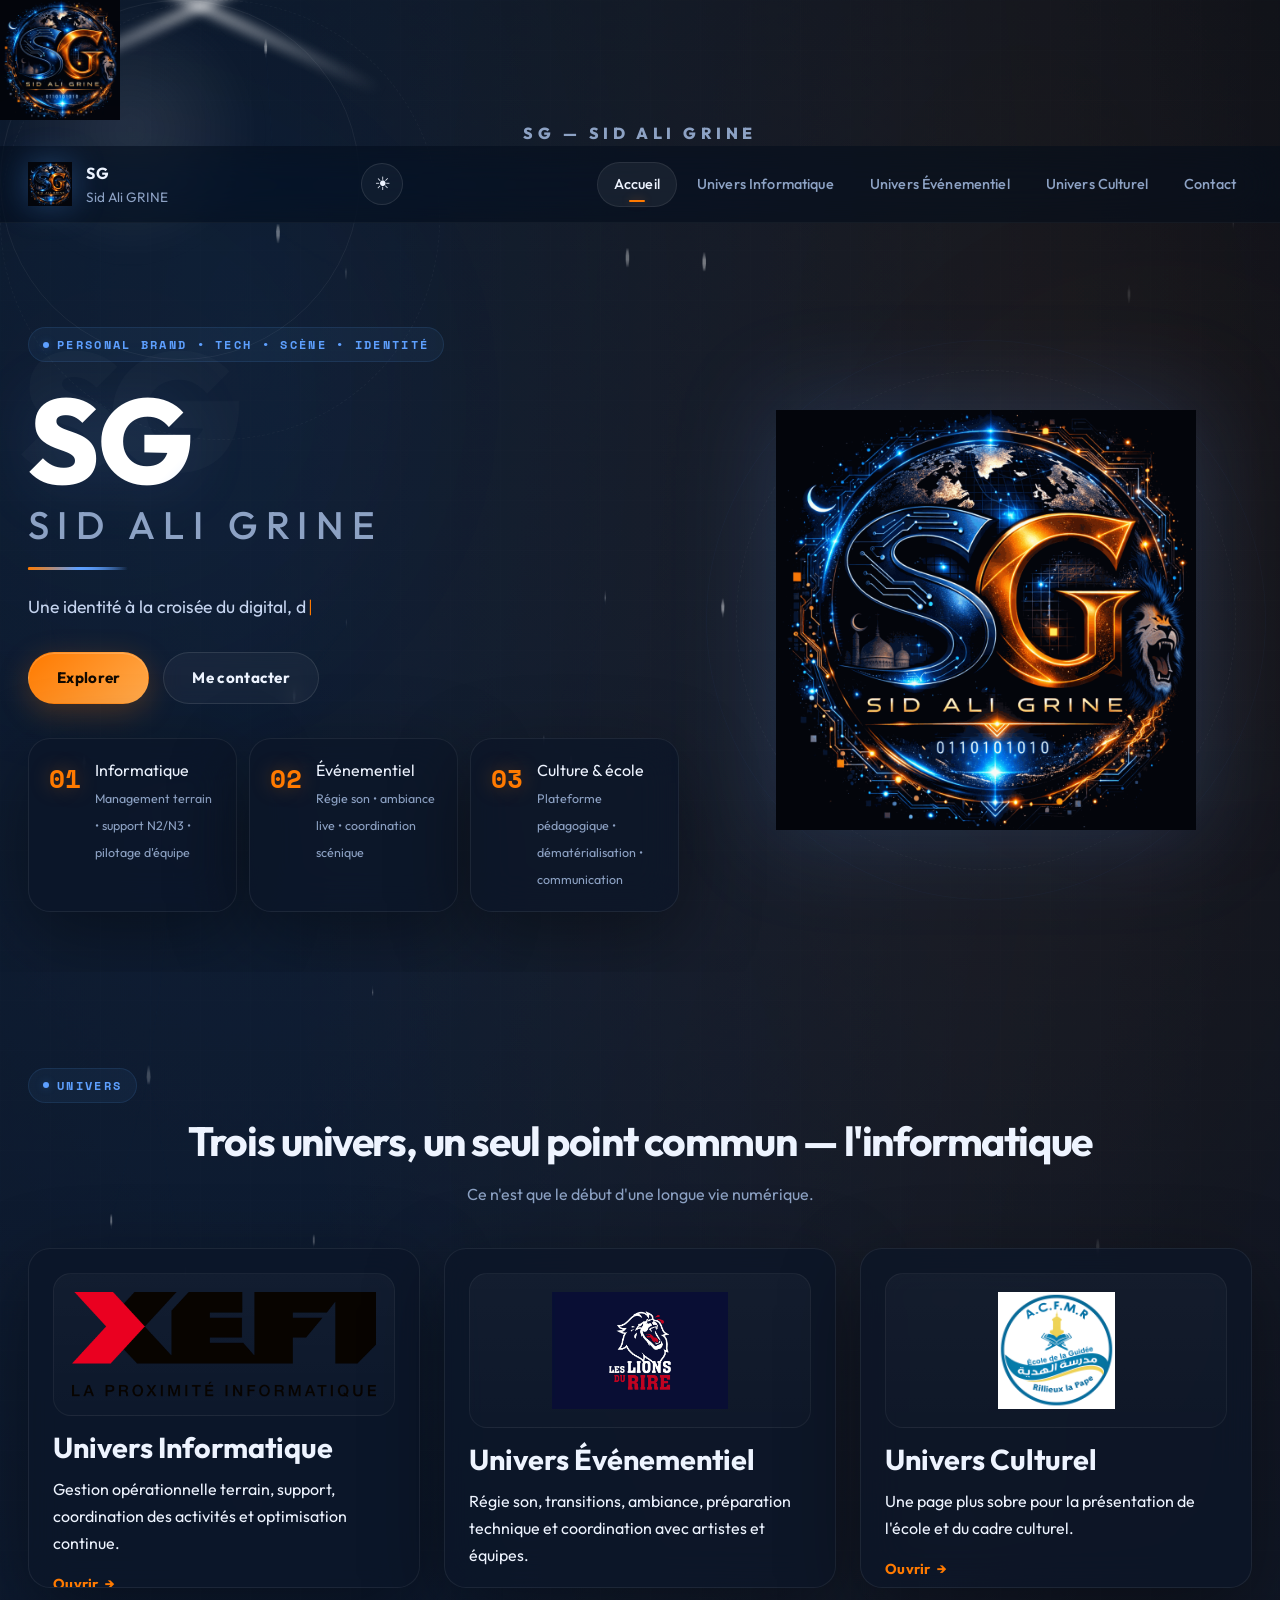
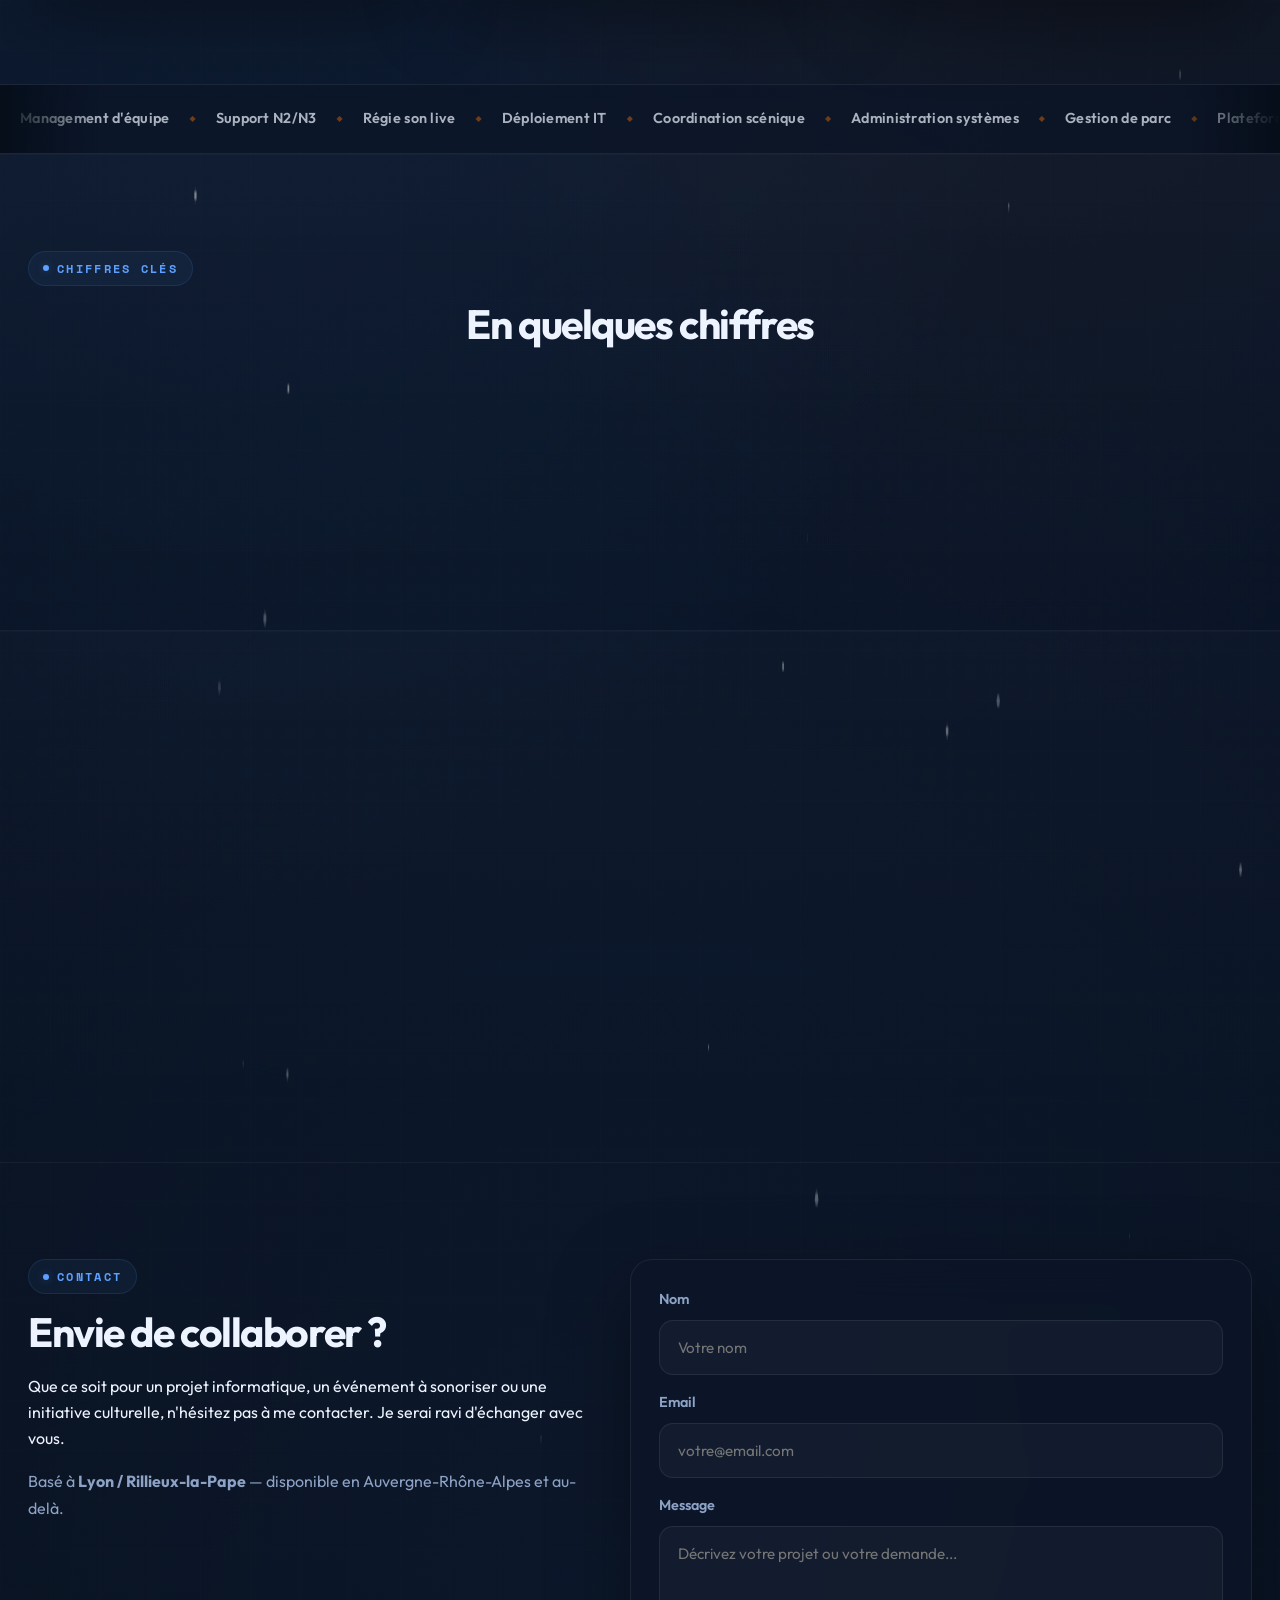
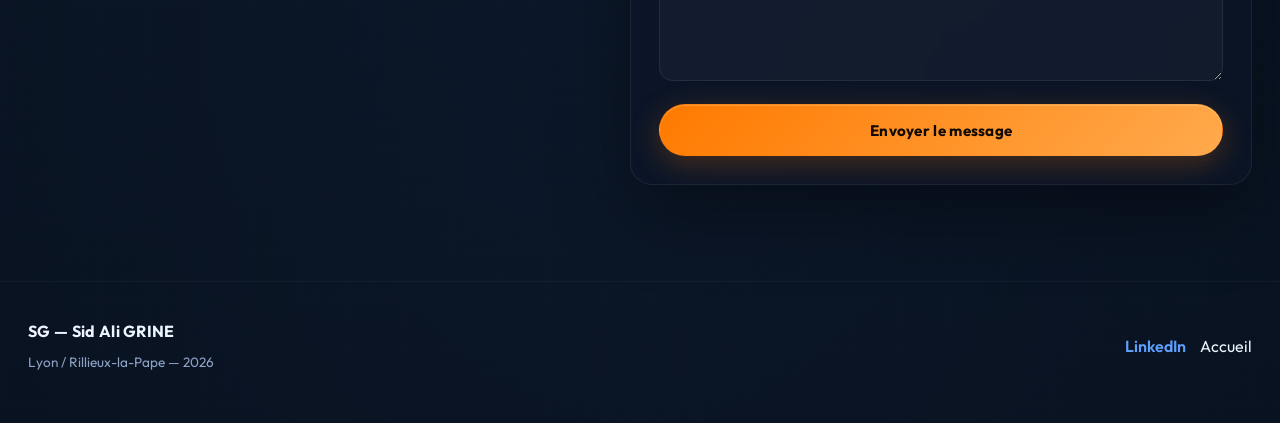
<file: index.html>
<!DOCTYPE html>
<html lang="fr">
<head>
  <meta charset="utf-8"/>
  <meta content="width=device-width, initial-scale=1.0" name="viewport"/>
  <title>SG — Sid Ali GRINE</title>
  <meta content="Identité digitale à la croisée du tech, de la scène et de la création. Portfolio de Sid Ali GRINE." name="description"/>
  <meta content="SG, Sid Ali Grine, informatique, événementiel, culture, portfolio" name="keywords"/>
  <meta content="#060e1a" name="theme-color"/>

  <!-- Favicon -->
  <link rel="icon" type="image/x-icon" href="favicon.ico"/>
  <link rel="apple-touch-icon" sizes="180x180" href="apple-touch-icon.png"/>

  <!-- Open Graph (Facebook, LinkedIn, etc.) -->
  <meta property="og:type" content="website"/>
  <meta property="og:title" content="SG — Sid Ali GRINE"/>
  <meta property="og:description" content="Team Leader IT chez XEFI, régisseur son événementiel et secrétaire de l'école AL-HIDAYA. Trois univers, une seule passion : l'informatique."/>
  <meta property="og:image" content="og-image.png"/>
  <meta property="og:locale" content="fr_FR"/>

  <!-- Twitter Card -->
  <meta name="twitter:card" content="summary_large_image"/>
  <meta name="twitter:title" content="SG — Sid Ali GRINE"/>
  <meta name="twitter:description" content="Team Leader IT, régisseur son événementiel et acteur du numérique éducatif."/>
  <meta name="twitter:image" content="og-image.png"/>

  <link href="https://fonts.googleapis.com" rel="preconnect"/>
  <link crossorigin="" href="https://fonts.gstatic.com" rel="preconnect"/>
  <link href="https://fonts.googleapis.com/css2?family=Outfit:wght@300;400;500;600;700;800;900&family=Space+Mono:wght@400;700&display=swap" rel="stylesheet"/>
  <link href="styles.css" rel="stylesheet"/>
</head>

<body class="page-transition">
  <!-- Curseur custom -->
  <div class="cursor-glow" id="cursor-glow"></div>

  <!-- Intro cinématique -->
    <div class="intro-grid-lines"></div>
    <div class="intro-beam intro-beam-a"></div>
    <div class="intro-beam intro-beam-b"></div>
    <div class="intro-core"></div>
    <div class="intro-ring intro-ring-a"></div>
    <div class="intro-ring intro-ring-b"></div>
    <img alt="SG logo" class="intro-logo" src="logo.png"/>
    <div class="intro-title">SG — SID ALI GRINE</div>
  </div>

  <!-- Effets d'ambiance -->
  <canvas aria-hidden="true" id="particles"></canvas>
  <div aria-hidden="true" class="screen-noise"></div>
  <div aria-hidden="true" class="halo halo-left parallax-medium" data-parallax-speed="0.08"></div>
  <div aria-hidden="true" class="halo halo-right parallax-medium" data-parallax-speed="0.12"></div>
  <div aria-hidden="true" class="page-flash"></div>

  <!-- Transition fusion -->
  <div aria-hidden="true" class="fusion-transition" id="fusion-transition">
    <div class="fusion-stage">
      <div class="fusion-glow"></div>
      <img alt="" class="fusion-logo fusion-logo-sg" src="logo.png"/>
      <img alt="" class="fusion-logo fusion-logo-target" id="fusion-target-logo" src="logo.png"/>
      <div class="fusion-line fusion-line-a"></div>
      <div class="fusion-line fusion-line-b"></div>
    </div>
  </div>

  <!-- Header -->
  <header class="site-header">
    <div class="container nav">
      <a class="brand nav-link-transition" data-target-logo="logo.png" href="index.html">
        <img alt="Logo SG" src="logo.png"/>
        <div>
          <strong>SG</strong>
          <span>Sid Ali GRINE</span>
        </div>
      </a>

      <div style="display:flex;align-items:center;gap:8px">
        <button aria-label="Changer le thème" class="theme-toggle" id="theme-toggle" type="button">☀️</button>
        <button aria-controls="main-navigation" aria-expanded="false" aria-label="Ouvrir le menu" class="menu-toggle" type="button">☰</button>
      </div>

      <nav aria-label="Navigation principale" class="nav-links" id="main-navigation">
        <a class="nav-link-transition is-active" data-target-logo="logo.png" href="index.html">Accueil</a>
        <a class="nav-link-transition" data-target-logo="xefi.png" href="informatique.html">Univers Informatique</a>
        <a class="nav-link-transition" data-target-logo="lions.png" href="humour.html">Univers Événementiel</a>
        <a class="nav-link-transition" data-target-logo="ecole_mosquee.png" href="mosquee.html">Univers Culturel</a>
        <a href="#contact">Contact</a>
      </nav>
    </div>
  </header>

  <!-- Main -->
  <main id="main-content">

    <!-- Hero -->
    <section class="hero hero-cinematic">
      <div class="container hero-grid">
        <div class="hero-copy reveal hero-entrance">
          <p class="eyebrow hero-badge">PERSONAL BRAND • TECH • SCÈNE • IDENTITÉ</p>
          <div class="hero-watermark parallax-slow" data-parallax-speed="0.15">SG</div>

          <h1 class="hero-title-v7">
            <span class="title-sg">SG</span>
            <span class="title-name">SID ALI GRINE</span>
          </h1>

          <div class="hero-line"></div>

          <p class="lead hero-lead-v7">
            <span id="typewriter"></span><span class="typewriter-cursor">|</span>
          </p>

          <div class="hero-actions">
            <a class="btn btn-primary" href="#univers">Explorer</a>
            <a class="btn btn-secondary" href="#contact">Me contacter</a>
          </div>

          <div class="hero-metrics hero-metrics-v7">
            <a class="metric-card nav-link-transition metric-ripple" data-target-logo="xefi.png" href="informatique.html">
              <strong>01</strong>
              <span>Informatique<br/><small>Management terrain • support N2/N3 • pilotage d'équipe</small></span>
            </a>

            <a class="metric-card nav-link-transition metric-ripple" data-target-logo="lions.png" href="humour.html">
              <strong>02</strong>
              <span>Événementiel<br/><small>Régie son • ambiance live • coordination scénique</small></span>
            </a>

            <a class="metric-card nav-link-transition metric-ripple" data-target-logo="ecole_mosquee.png" href="mosquee.html">
              <strong>03</strong>
              <span>Culture &amp; école<br/><small>Plateforme pédagogique • dématérialisation • communication</small></span>
            </a>
          </div>
        </div>

        <div class="hero-visual reveal hero-entrance-delay">
          <div class="hero-core-glow"></div>
          <div class="ring ring-1"></div>
          <div class="ring ring-2"></div>
          <div class="ring ring-3"></div>
          <div class="ring ring-4"></div>
          <img alt="SG Logo" class="hero-logo" src="logo.png"/>
        </div>
      </div>
    </section>

    <!-- Univers -->
    <section class="section" id="univers">
      <div class="container">
        <p class="section-tag center">Univers</p>
        <h2 class="center">Trois univers, un seul point commun — <strong>l'informatique</strong></h2>
        <p class="section-sub center">
          Ce n'est que le début d'une longue vie numérique.
        </p>

        <div class="cards-grid">
          <a class="flip-card tilt-card auto-flip holo-card nav-link-transition flip-delay" data-target-logo="xefi.png" href="informatique.html">
            <div class="flip-card-inner">
              <div class="flip-card-front">
                <div class="card-visual">
                  <img alt="XEFI" src="xefi.png"/>
                </div>
                <h3>Univers Informatique</h3>
                <p>Gestion opérationnelle terrain, support, coordination des activités et optimisation continue.</p>
                <span class="card-cta">Ouvrir</span>
              </div>
              <div class="flip-card-back">
                <div class="stat-card">
                  <h3>2021</h3>
                  <p>Entrée chez XEFI sur le projet AURA pour la maintenance et le déploiement IT en établissements scolaires.</p>
                  <span class="card-cta">Voir plus</span>
                </div>
              </div>
            </div>
          </a>

          <a class="flip-card tilt-card auto-flip delay-1 holo-card nav-link-transition flip-delay" data-target-logo="lions.png" href="humour.html">
            <div class="flip-card-inner">
              <div class="flip-card-front">
                <div class="card-visual">
                  <img alt="Les Lions du Rire" src="lions.png"/>
                </div>
                <h3>Univers Événementiel</h3>
                <p>Régie son, transitions, ambiance, préparation technique et coordination avec artistes et équipes.</p>
                <span class="card-cta">Ouvrir</span>
              </div>
              <div class="flip-card-back">
                <div class="stat-card">
                  <h3>+10 ans</h3>
                  <p>Implication dans l'univers événementiel, avec une place construite sur la durée dans la régie son et l'ambiance scénique.</p>
                  <span class="card-cta">Voir plus</span>
                </div>
              </div>
            </div>
          </a>

          <a class="flip-card tilt-card auto-flip delay-2 holo-card nav-link-transition flip-delay" data-target-logo="ecole_mosquee.png" href="mosquee.html">
            <div class="flip-card-inner">
              <div class="flip-card-front">
                <div class="card-visual">
                  <img alt="École de la mosquée" src="ecole_mosquee.png"/>
                </div>
                <h3>Univers Culturel</h3>
                <p>Une page plus sobre pour la présentation de l'école et du cadre culturel.</p>
                <span class="card-cta">Ouvrir</span>
              </div>
              <div class="flip-card-back">
                <div class="stat-card">
                  <h3>1 plateforme</h3>
                  <p>Projet concret de numérisation scolaire avec portail enseignants, suivi d'appel et communication parents.</p>
                  <span class="card-cta">Voir plus</span>
                </div>
              </div>
            </div>
          </a>
        </div>
      </div>
    </section>

    <!-- Ticker compétences -->
    <div class="ticker-strip" aria-hidden="true">
      <div class="ticker-track">
        <span class="ticker-item">Management d'équipe</span>
        <span class="ticker-dot">◆</span>
        <span class="ticker-item">Support N2/N3</span>
        <span class="ticker-dot">◆</span>
        <span class="ticker-item">Régie son live</span>
        <span class="ticker-dot">◆</span>
        <span class="ticker-item">Déploiement IT</span>
        <span class="ticker-dot">◆</span>
        <span class="ticker-item">Coordination scénique</span>
        <span class="ticker-dot">◆</span>
        <span class="ticker-item">Administration systèmes</span>
        <span class="ticker-dot">◆</span>
        <span class="ticker-item">Gestion de parc</span>
        <span class="ticker-dot">◆</span>
        <span class="ticker-item">Plateforme Nextcloud</span>
        <span class="ticker-dot">◆</span>
        <span class="ticker-item">Relation client</span>
        <span class="ticker-dot">◆</span>
        <span class="ticker-item">Transitions musicales</span>
        <span class="ticker-dot">◆</span>
        <span class="ticker-item">Pilotage opérationnel</span>
        <span class="ticker-dot">◆</span>
        <span class="ticker-item">Dématérialisation</span>
        <span class="ticker-dot">◆</span>
        <!-- Duplicate for seamless loop -->
        <span class="ticker-item">Management d'équipe</span>
        <span class="ticker-dot">◆</span>
        <span class="ticker-item">Support N2/N3</span>
        <span class="ticker-dot">◆</span>
        <span class="ticker-item">Régie son live</span>
        <span class="ticker-dot">◆</span>
        <span class="ticker-item">Déploiement IT</span>
        <span class="ticker-dot">◆</span>
        <span class="ticker-item">Coordination scénique</span>
        <span class="ticker-dot">◆</span>
        <span class="ticker-item">Administration systèmes</span>
        <span class="ticker-dot">◆</span>
        <span class="ticker-item">Gestion de parc</span>
        <span class="ticker-dot">◆</span>
        <span class="ticker-item">Plateforme Nextcloud</span>
        <span class="ticker-dot">◆</span>
        <span class="ticker-item">Relation client</span>
        <span class="ticker-dot">◆</span>
        <span class="ticker-item">Transitions musicales</span>
        <span class="ticker-dot">◆</span>
        <span class="ticker-item">Pilotage opérationnel</span>
        <span class="ticker-dot">◆</span>
        <span class="ticker-item">Dématérialisation</span>
        <span class="ticker-dot">◆</span>
      </div>
    </div>

    <!-- Chiffres clés -->
    <section class="section section-alt" id="chiffres">
      <div class="container">
        <p class="section-tag center">Chiffres clés</p>
        <h2 class="center">En quelques chiffres</h2>

        <div class="counters-strip reveal">
          <div class="counter-item">
            <span class="counter-value" data-target="4" data-suffix="+">0+</span>
            <span class="counter-label">Années chez XEFI</span>
          </div>
          <div class="counter-item">
            <span class="counter-value" data-target="4" data-suffix="">0</span>
            <span class="counter-label">Techniciens supervisés</span>
          </div>
          <div class="counter-item">
            <span class="counter-value" data-target="10" data-suffix="+">0+</span>
            <span class="counter-label">Ans de régie son</span>
          </div>
          <div class="counter-item">
            <span class="counter-value" data-target="1" data-suffix="">0</span>
            <span class="counter-label">Plateforme éducative déployée</span>
          </div>
        </div>
      </div>
    </section>

    <!-- Parcours -->
    <section class="section section-alt" id="parcours">
      <div class="container two-col">
        <div class="glass reveal">
          <p class="section-tag">Parcours</p>
          <h2>Du terrain à la coordination.</h2>
          <p>
            Passionné d'informatique depuis toujours, j'ai transformé cette passion en métier.
            Aujourd'hui Team Leader chez XEFI, régisseur son pour Les Lions du Rire
            et secrétaire de l'école AL-HIDAYA, je conjugue technique, organisation
            et engagement au quotidien.
          </p>
        </div>

        <div class="stack reveal">
          <div class="stack-card">
            <strong>2021</strong>
            <span>Intégration chez XEFI — technicien conseil sur le projet AURA</span>
          </div>
          <div class="stack-card orange">
            <strong>2024</strong>
            <span>Évolution Team Leader — pilotage d'une équipe de 4 techniciens</span>
          </div>
          <div class="stack-card">
            <strong>+10 ans</strong>
            <span>Régisseur son officiel — Les Lions du Rire, VilleurVanne et autres festivals</span>
          </div>
        </div>
      </div>
    </section>

    <!-- Contact -->
    <section class="section" id="contact">
      <div class="container contact-grid">
        <div class="reveal">
          <p class="section-tag">Contact</p>
          <h2>Envie de collaborer ?</h2>
          <p>
            Que ce soit pour un projet informatique, un événement à sonoriser
            ou une initiative culturelle, n'hésitez pas à me contacter.
            Je serai ravi d'échanger avec vous.
          </p>
          <p class="section-sub">
            Basé à <strong>Lyon / Rillieux-la-Pape</strong> — disponible en Auvergne-Rhône-Alpes et au-delà.
          </p>
        </div>

        <!-- Formspree : remplace YOUR_FORM_ID par ton ID Formspree (gratuit sur formspree.io) -->
        <form class="contact-form reveal" action="https://formspree.io/f/YOUR_FORM_ID" method="POST" id="contact-form">
          <label>
            <span>Nom</span>
            <input name="name" placeholder="Votre nom" required type="text"/>
          </label>
          <label>
            <span>Email</span>
            <input name="email" placeholder="votre@email.com" required type="email"/>
          </label>
          <label>
            <span>Message</span>
            <textarea name="message" placeholder="Décrivez votre projet ou votre demande..." required rows="5"></textarea>
          </label>
          <button class="btn btn-primary" type="submit">Envoyer le message</button>
          <p class="form-hint" id="contact-notice" hidden></p>
        </form>
      </div>
    </section>
  </main>

  <!-- Retour en haut -->
  <button aria-label="Retour en haut" class="back-to-top" id="back-to-top" type="button">↑</button>

  <!-- Footer -->
  <footer class="site-footer">
    <div class="container footer-inner">
      <div>
        <strong>SG — Sid Ali GRINE</strong>
        <p>Lyon / Rillieux-la-Pape — <span id="current-year"></span></p>
      </div>
      <div class="footer-links">
        <!-- Remplace # par ton URL LinkedIn -->
        <a href="#" target="_blank" rel="noopener noreferrer" style="color:var(--accent-2);font-weight:600">LinkedIn</a>
        <a class="nav-link-transition" data-target-logo="logo.png" href="index.html">Accueil</a>
      </div>
    </div>
  </footer>

  <script src="script.js"></script>
</body>
</html>
</file>
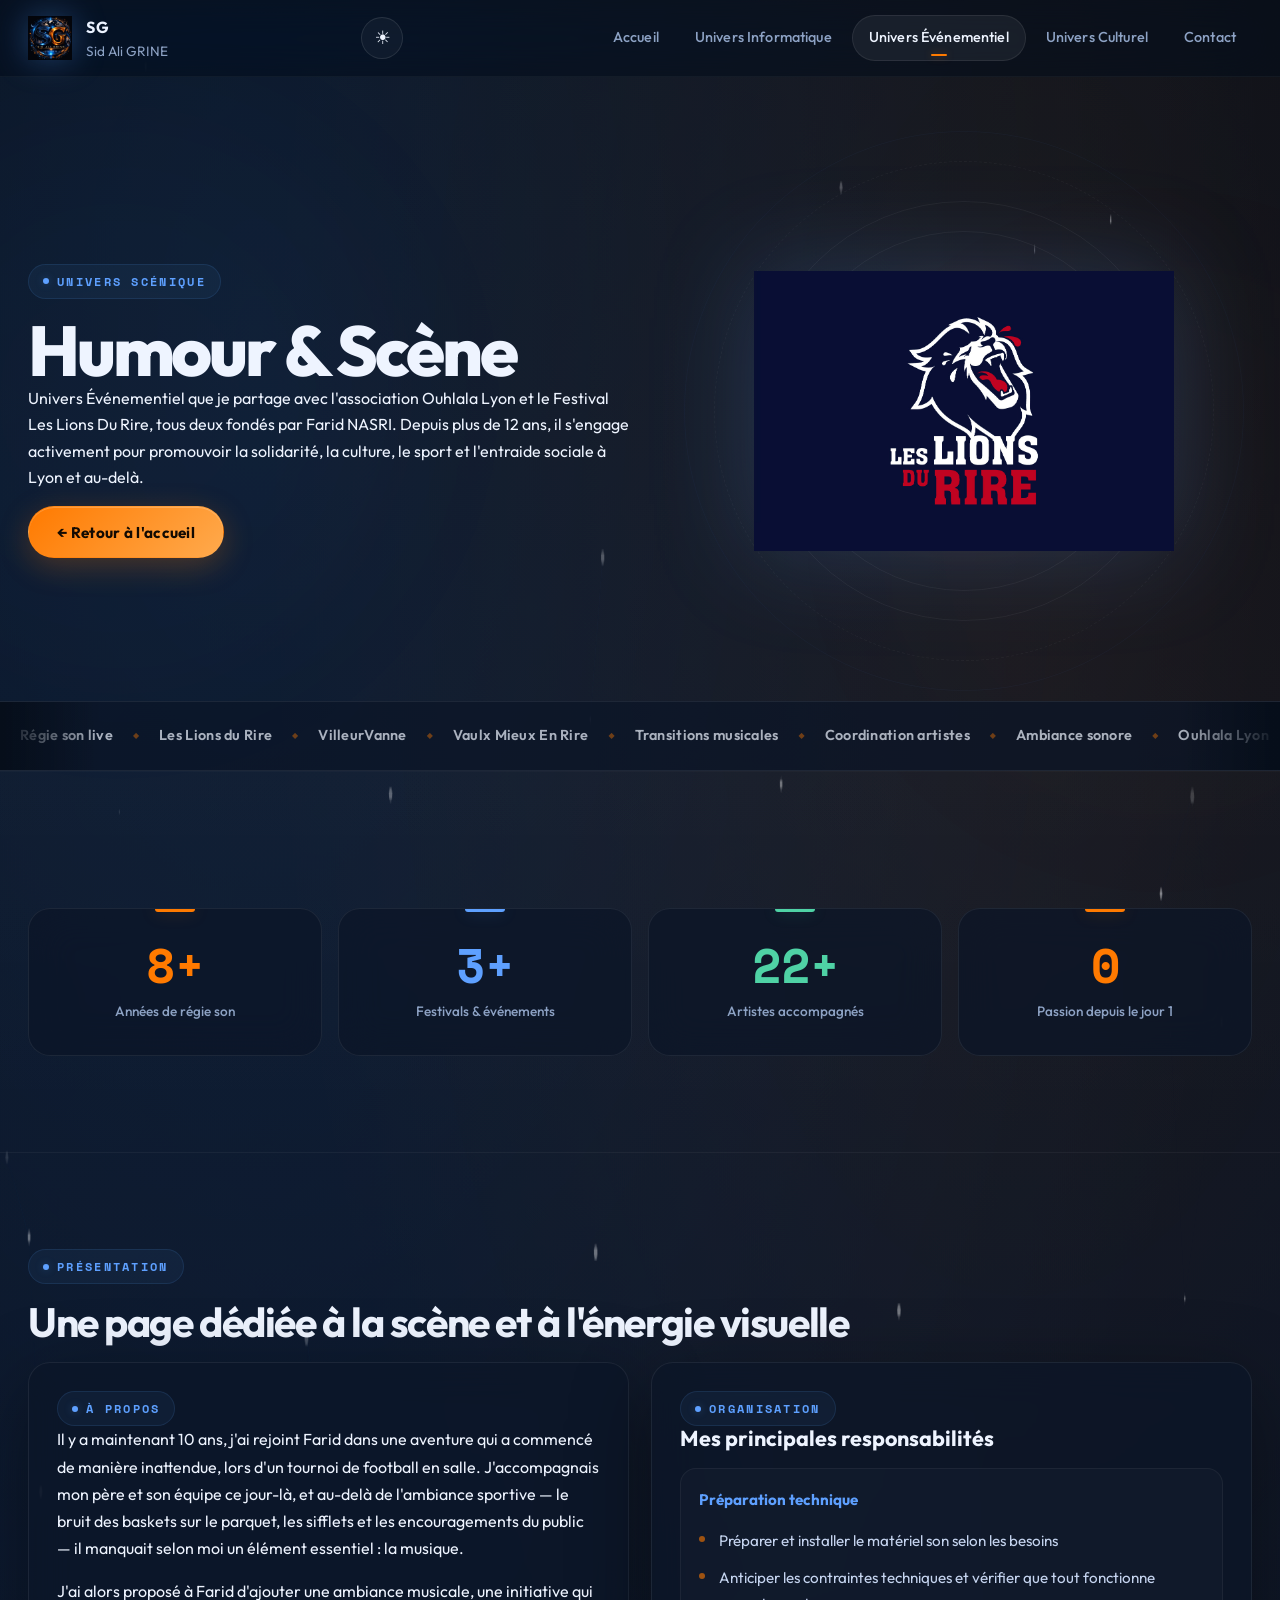
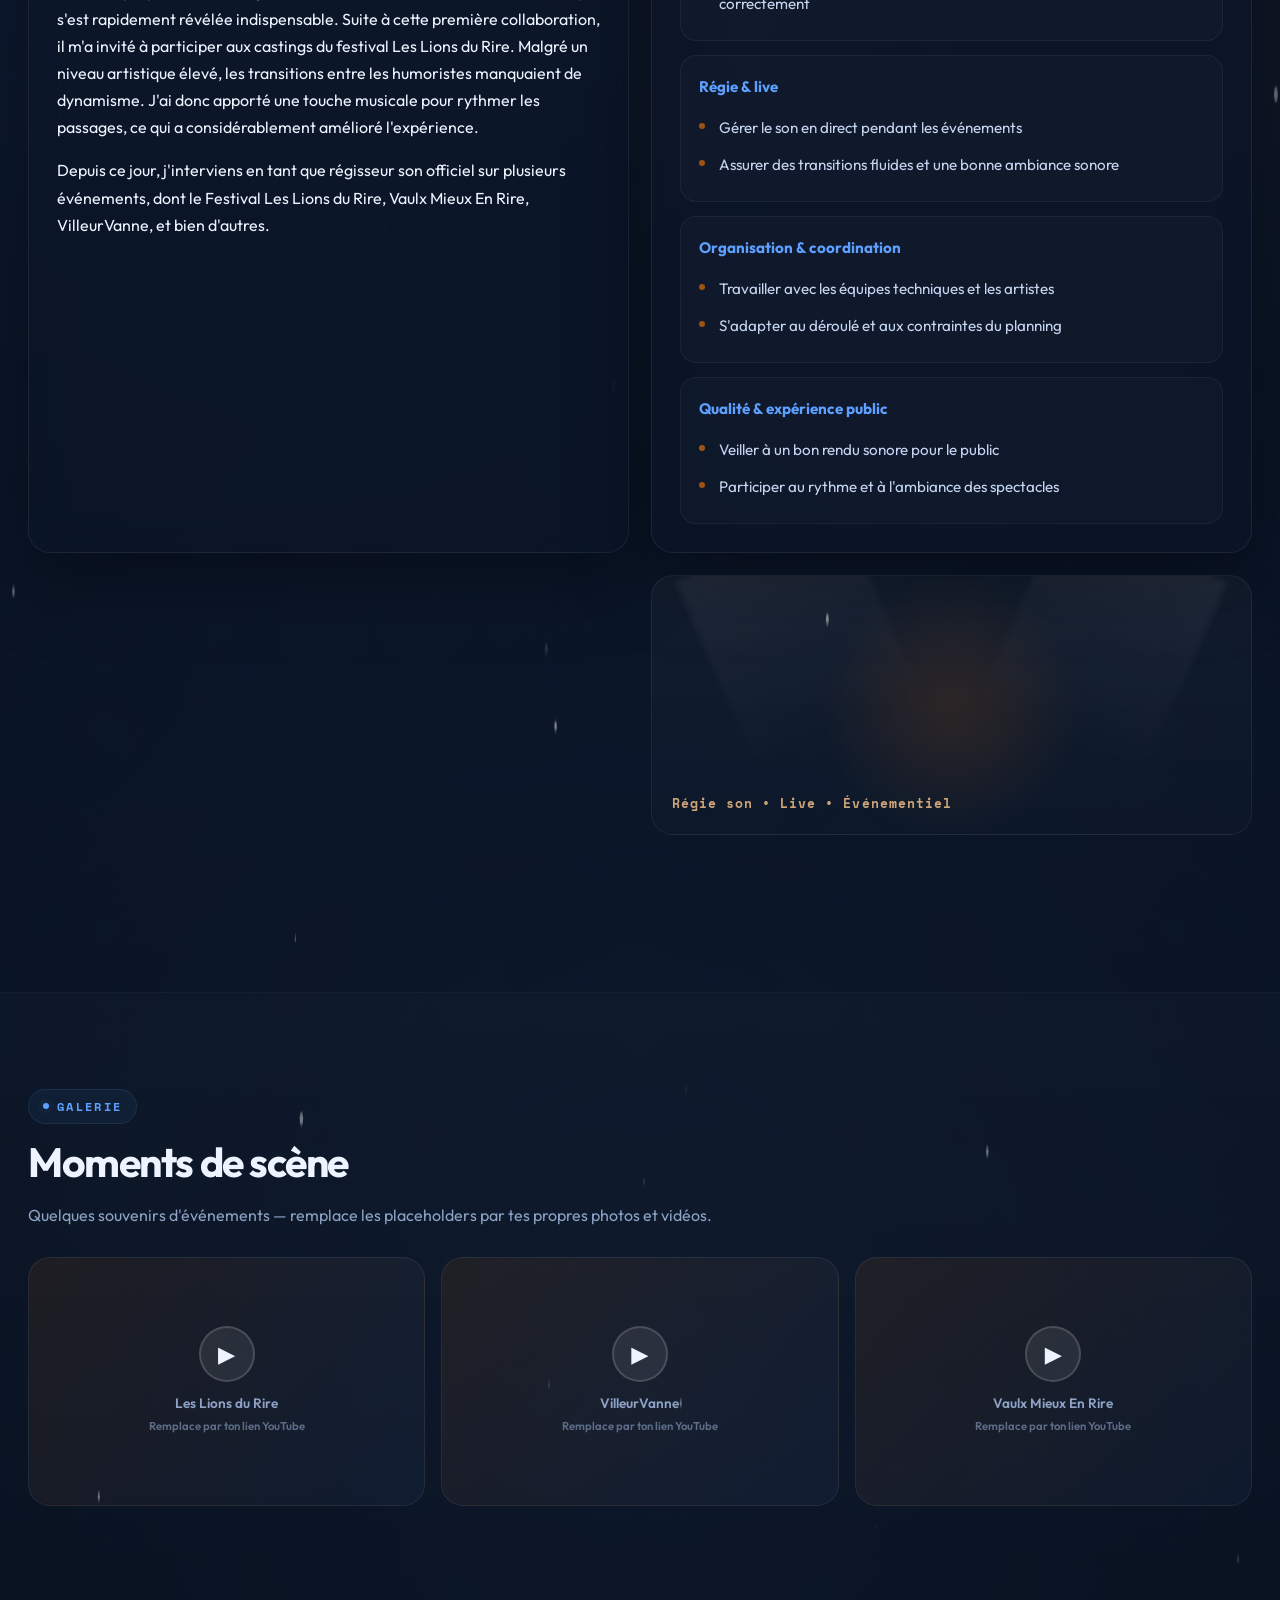
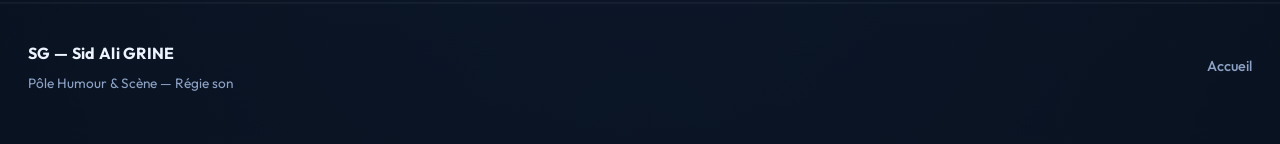
<file: humour.html>
<!DOCTYPE html>
<html lang="fr">
<head>
  <meta charset="utf-8"/>
  <meta content="width=device-width, initial-scale=1.0" name="viewport"/>
  <meta content="#060e1a" name="theme-color"/>
  <link rel="icon" type="image/x-icon" href="favicon.ico"/>
  <link rel="apple-touch-icon" sizes="180x180" href="apple-touch-icon.png"/>
  <title>Humour &amp; Scène — SG</title>
  <link href="https://fonts.googleapis.com" rel="preconnect"/>
  <link crossorigin="" href="https://fonts.gstatic.com" rel="preconnect"/>
  <link href="https://fonts.googleapis.com/css2?family=Outfit:wght@300;400;500;600;700;800;900&family=Space+Mono:wght@400;700&display=swap" rel="stylesheet"/>
  <link href="styles.css" rel="stylesheet"/>
</head>
<body class="page-transition">
  <div class="cursor-glow" id="cursor-glow"></div>

  <div class="intro-screen intro-screen-sub" id="intro-screen">
    <div class="intro-grid-lines"></div>
    <div class="intro-beam intro-beam-a"></div>
    <div class="intro-beam intro-beam-b"></div>
    <div class="intro-core"></div>
    <div class="intro-ring intro-ring-a"></div>
    <div class="intro-ring intro-ring-b"></div>
    <img alt="SG logo" class="intro-logo" src="logo.png"/>
    <div class="intro-title">Humour &amp; Scène</div>
  </div>

  <canvas aria-hidden="true" id="particles"></canvas>
  <div aria-hidden="true" class="screen-noise"></div>
  <div aria-hidden="true" class="halo halo-left"></div>
  <div aria-hidden="true" class="halo halo-right"></div>
  <div aria-hidden="true" class="page-flash"></div>

  <div aria-hidden="true" class="fusion-transition" id="fusion-transition">
    <div class="fusion-stage">
      <div class="fusion-glow"></div>
      <img alt="" class="fusion-logo fusion-logo-sg" src="logo.png"/>
      <img alt="" class="fusion-logo fusion-logo-target" id="fusion-target-logo" src="logo.png"/>
      <div class="fusion-line fusion-line-a"></div>
      <div class="fusion-line fusion-line-b"></div>
    </div>
  </div>

  <header class="site-header">
    <div class="container nav">
      <a class="brand nav-link-transition" data-target-logo="logo.png" href="index.html">
        <img alt="Logo SG" src="logo.png"/>
        <div><strong>SG</strong><span>Sid Ali GRINE</span></div>
      </a>
      <div style="display:flex;align-items:center;gap:8px">
        <button aria-label="Changer le thème" class="theme-toggle" id="theme-toggle" type="button">☀️</button>
        <button aria-controls="main-navigation" aria-expanded="false" aria-label="Ouvrir le menu" class="menu-toggle" type="button">☰</button>
      </div>
      <nav aria-label="Navigation principale" class="nav-links" id="main-navigation">
        <a class="nav-link-transition" data-target-logo="logo.png" href="index.html">Accueil</a>
        <a class="nav-link-transition" data-target-logo="xefi.png" href="informatique.html">Univers Informatique</a>
        <a class="nav-link-transition is-active" data-target-logo="lions.png" href="humour.html">Univers Événementiel</a>
        <a class="nav-link-transition" data-target-logo="ecole_mosquee.png" href="mosquee.html">Univers Culturel</a>
        <a href="index.html#contact">Contact</a>
      </nav>
    </div>
  </header>

  <main class="subpage-main" id="main-content">

    <!-- Hero -->
    <section class="subhero">
      <div class="container subhero-grid">
        <div class="subhero-copy reveal hero-entrance">
          <p class="section-tag">Univers scénique</p>
          <h1>Humour &amp; Scène</h1>
          <p>Univers Événementiel que je partage avec l'association Ouhlala Lyon et le Festival Les Lions Du Rire, tous deux fondés par Farid NASRI. Depuis plus de 12 ans, il s'engage activement pour promouvoir la solidarité, la culture, le sport et l'entraide sociale à Lyon et au-delà.</p>
          <a class="btn btn-primary nav-link-transition" data-target-logo="logo.png" href="index.html">← Retour à l'accueil</a>
        </div>
        <div class="hero-visual reveal hero-entrance-delay">
          <div class="hero-core-glow"></div>
          <div class="ring ring-1"></div>
          <div class="ring ring-2"></div>
          <div class="ring ring-3"></div>
          <div class="ring ring-4"></div>
          <img alt="Les Lions du Rire" class="hero-logo" src="lions.png"/>
        </div>
      </div>
    </section>

    <!-- Ticker scène -->
    <div class="ticker-strip" aria-hidden="true">
      <div class="ticker-track">
        <span class="ticker-item">Régie son live</span><span class="ticker-dot">◆</span>
        <span class="ticker-item">Les Lions du Rire</span><span class="ticker-dot">◆</span>
        <span class="ticker-item">VilleurVanne</span><span class="ticker-dot">◆</span>
        <span class="ticker-item">Vaulx Mieux En Rire</span><span class="ticker-dot">◆</span>
        <span class="ticker-item">Transitions musicales</span><span class="ticker-dot">◆</span>
        <span class="ticker-item">Coordination artistes</span><span class="ticker-dot">◆</span>
        <span class="ticker-item">Ambiance sonore</span><span class="ticker-dot">◆</span>
        <span class="ticker-item">Ouhlala Lyon</span><span class="ticker-dot">◆</span>
        <!-- Duplicate -->
        <span class="ticker-item">Régie son live</span><span class="ticker-dot">◆</span>
        <span class="ticker-item">Les Lions du Rire</span><span class="ticker-dot">◆</span>
        <span class="ticker-item">VilleurVanne</span><span class="ticker-dot">◆</span>
        <span class="ticker-item">Vaulx Mieux En Rire</span><span class="ticker-dot">◆</span>
        <span class="ticker-item">Transitions musicales</span><span class="ticker-dot">◆</span>
        <span class="ticker-item">Coordination artistes</span><span class="ticker-dot">◆</span>
        <span class="ticker-item">Ambiance sonore</span><span class="ticker-dot">◆</span>
        <span class="ticker-item">Ouhlala Lyon</span><span class="ticker-dot">◆</span>
      </div>
    </div>

    <!-- Counters -->
    <section class="section section-alt">
      <div class="container">
        <div class="counters-strip reveal">
          <div class="counter-item">
            <span class="counter-value" data-target="10" data-suffix="+">0+</span>
            <span class="counter-label">Années de régie son</span>
          </div>
          <div class="counter-item">
            <span class="counter-value" data-target="5" data-suffix="+">0+</span>
            <span class="counter-label">Festivals & événements</span>
          </div>
          <div class="counter-item">
            <span class="counter-value" data-target="50" data-suffix="+">0+</span>
            <span class="counter-label">Artistes accompagnés</span>
          </div>
          <div class="counter-item">
            <span class="counter-value" data-target="1" data-suffix="">0</span>
            <span class="counter-label">Passion depuis le jour 1</span>
          </div>
        </div>
      </div>
    </section>

    <!-- Présentation -->
    <section class="section">
      <div class="container">
        <p class="section-tag">Présentation</p>
        <h2>Une page dédiée à la scène et à l'énergie visuelle</h2>

        <div class="content-grid vertical-premium">

          <div class="content-card reveal premium-block about-block">
            <span class="block-kicker">À propos</span>
            <p>Il y a maintenant 10 ans, j'ai rejoint Farid dans une aventure qui a commencé de manière inattendue, lors d'un tournoi de football en salle. J'accompagnais mon père et son équipe ce jour-là, et au-delà de l'ambiance sportive — le bruit des baskets sur le parquet, les sifflets et les encouragements du public — il manquait selon moi un élément essentiel : la musique.</p>
            <p>J'ai alors proposé à Farid d'ajouter une ambiance musicale, une initiative qui s'est rapidement révélée indispensable. Suite à cette première collaboration, il m'a invité à participer aux castings du festival Les Lions du Rire. Malgré un niveau artistique élevé, les transitions entre les humoristes manquaient de dynamisme. J'ai donc apporté une touche musicale pour rythmer les passages, ce qui a considérablement amélioré l'expérience.</p>
            <p>Depuis ce jour, j'interviens en tant que régisseur son officiel sur plusieurs événements, dont le Festival Les Lions du Rire, Vaulx Mieux En Rire, VilleurVanne, et bien d'autres.</p>
          </div>

          <div class="content-card reveal premium-block responsibilities-block">
            <span class="block-kicker">Organisation</span>
            <h3>Mes principales responsabilités</h3>
            <div class="responsibility-groups">
              <div class="responsibility-group">
                <h4>Préparation technique</h4>
                <ul class="content-list">
                  <li>Préparer et installer le matériel son selon les besoins</li>
                  <li>Anticiper les contraintes techniques et vérifier que tout fonctionne correctement</li>
                </ul>
              </div>
              <div class="responsibility-group">
                <h4>Régie &amp; live</h4>
                <ul class="content-list">
                  <li>Gérer le son en direct pendant les événements</li>
                  <li>Assurer des transitions fluides et une bonne ambiance sonore</li>
                </ul>
              </div>
              <div class="responsibility-group">
                <h4>Organisation &amp; coordination</h4>
                <ul class="content-list">
                  <li>Travailler avec les équipes techniques et les artistes</li>
                  <li>S'adapter au déroulé et aux contraintes du planning</li>
                </ul>
              </div>
              <div class="responsibility-group">
                <h4>Qualité &amp; expérience public</h4>
                <ul class="content-list">
                  <li>Veiller à un bon rendu sonore pour le public</li>
                  <li>Participer au rythme et à l'ambiance des spectacles</li>
                </ul>
              </div>
            </div>
          </div>

          <div class="content-card reveal premium-block skills-block">
            <span class="block-kicker">Expertise</span>
            <h3>Compétences</h3>
            <div class="skills-pills">
              <span class="skill-pill">Gestion du son en live</span>
              <span class="skill-pill">Installation et réglage du matériel audio</span>
              <span class="skill-pill">Gestion des balances</span>
              <span class="skill-pill">Enchaînement et transitions musicales</span>
              <span class="skill-pill">Adaptation aux imprévus</span>
              <span class="skill-pill">Travail avec les artistes et les équipes</span>
              <span class="skill-pill">Sens de l'ambiance et du rythme</span>
              <span class="skill-pill">Bonne écoute et réactivité</span>
            </div>
          </div>

          <!-- Audio bars visual -->
          <div class="stage-sound-visual">
            <div class="spotlight spotlight-left"></div>
            <div class="spotlight spotlight-right"></div>
            <div class="audio-bars">
              <span></span><span></span><span></span><span></span><span></span><span></span><span></span><span></span>
            </div>
            <div class="stage-label">Régie son • Live • Événementiel</div>
          </div>

        </div>
      </div>
    </section>

    <!-- Galerie -->
    <section class="section section-alt">
      <div class="container">
        <p class="section-tag">Galerie</p>
        <h2>Moments de scène</h2>
        <p class="section-sub">Quelques souvenirs d'événements — remplace les placeholders par tes propres photos et vidéos.</p>

        <div class="gallery-grid">
          <div class="gallery-item gallery-video">
            <div class="play-icon">▶</div>
            <span>Les Lions du Rire<br/><small style="opacity:.6">Remplace par ton lien YouTube</small></span>
          </div>
          <div class="gallery-item gallery-video">
            <div class="play-icon">▶</div>
            <span>VilleurVanne<br/><small style="opacity:.6">Remplace par ton lien YouTube</small></span>
          </div>
          <div class="gallery-item gallery-video">
            <div class="play-icon">▶</div>
            <span>Vaulx Mieux En Rire<br/><small style="opacity:.6">Remplace par ton lien YouTube</small></span>
          </div>
        </div>
      </div>
    </section>

  </main>

  <button aria-label="Retour en haut" class="back-to-top" id="back-to-top" type="button">↑</button>

  <footer class="site-footer">
    <div class="container footer-inner">
      <div>
        <strong>SG — Sid Ali GRINE</strong>
        <p>Pôle Humour &amp; Scène — Régie son</p>
      </div>
      <a class="nav-link-transition" data-target-logo="logo.png" href="index.html">Accueil</a>
    </div>
  </footer>

  <script src="script.js"></script>
</body>
</html>
</file>
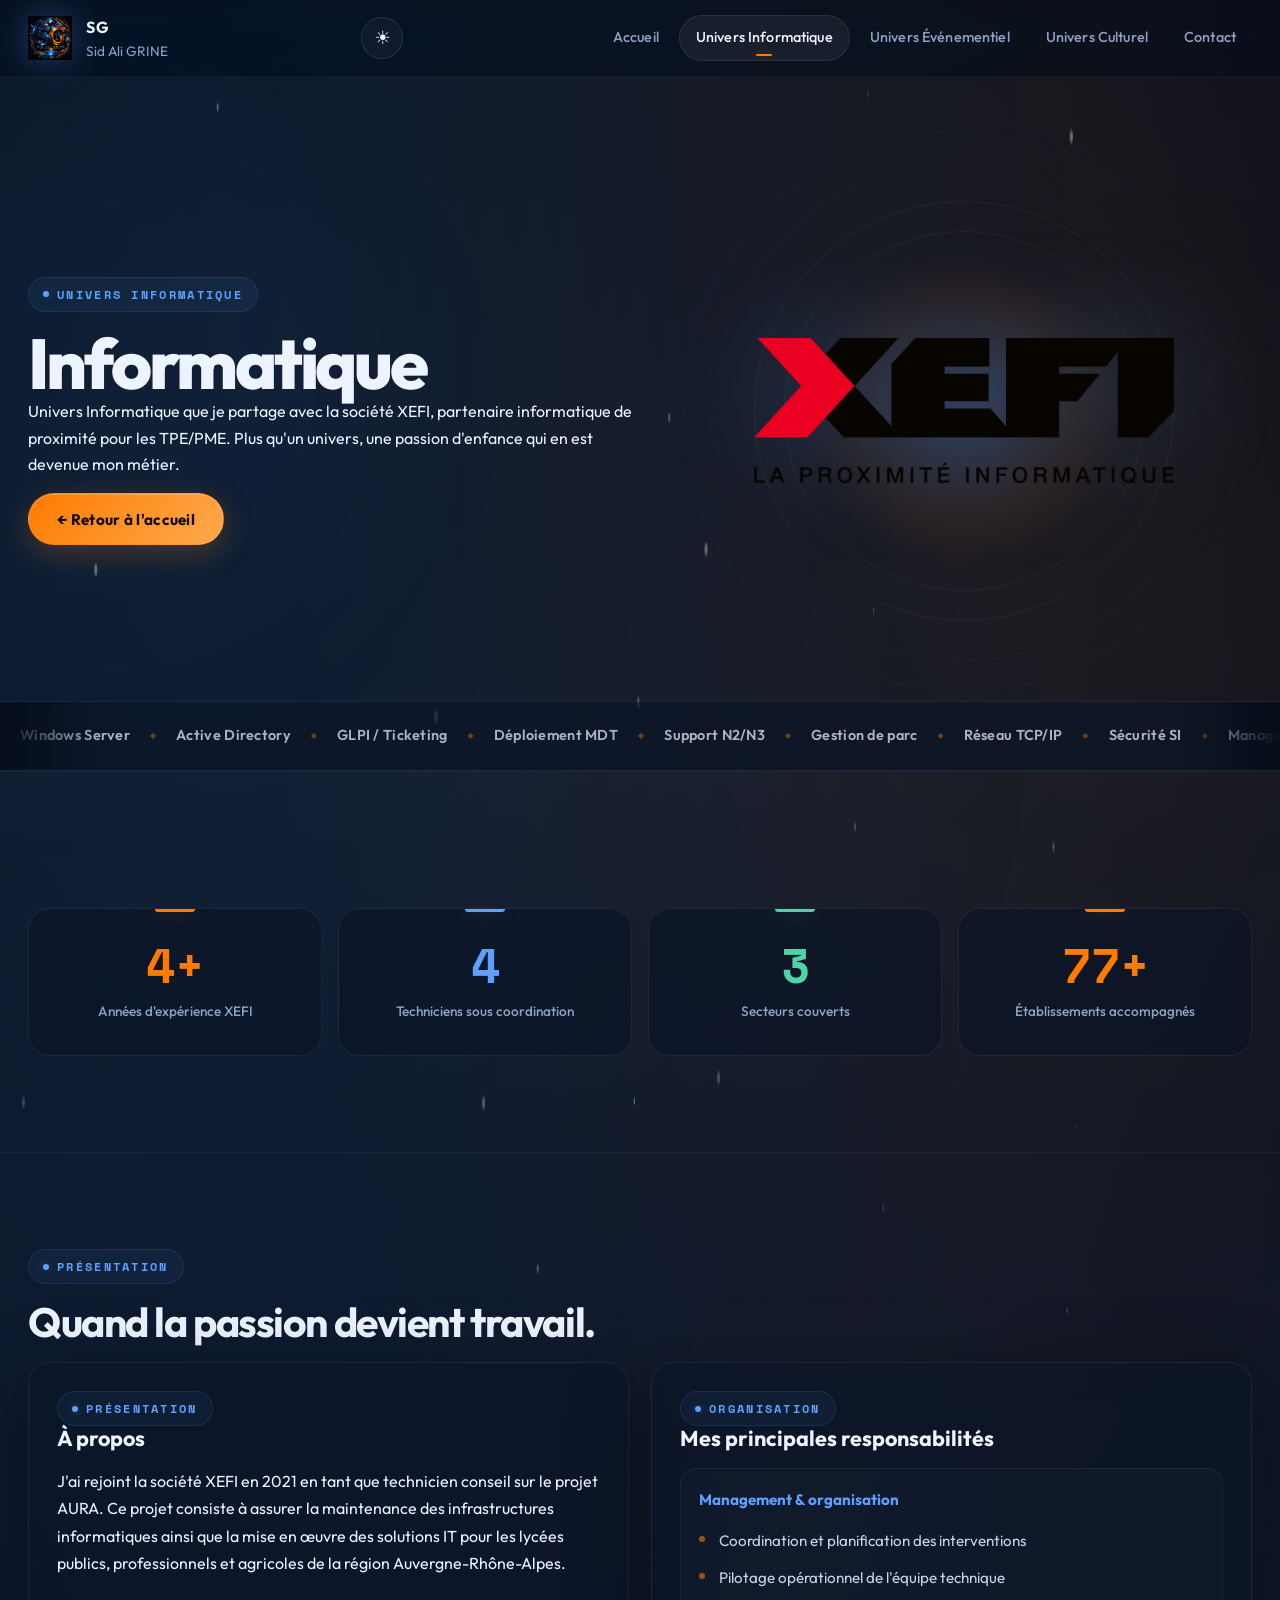
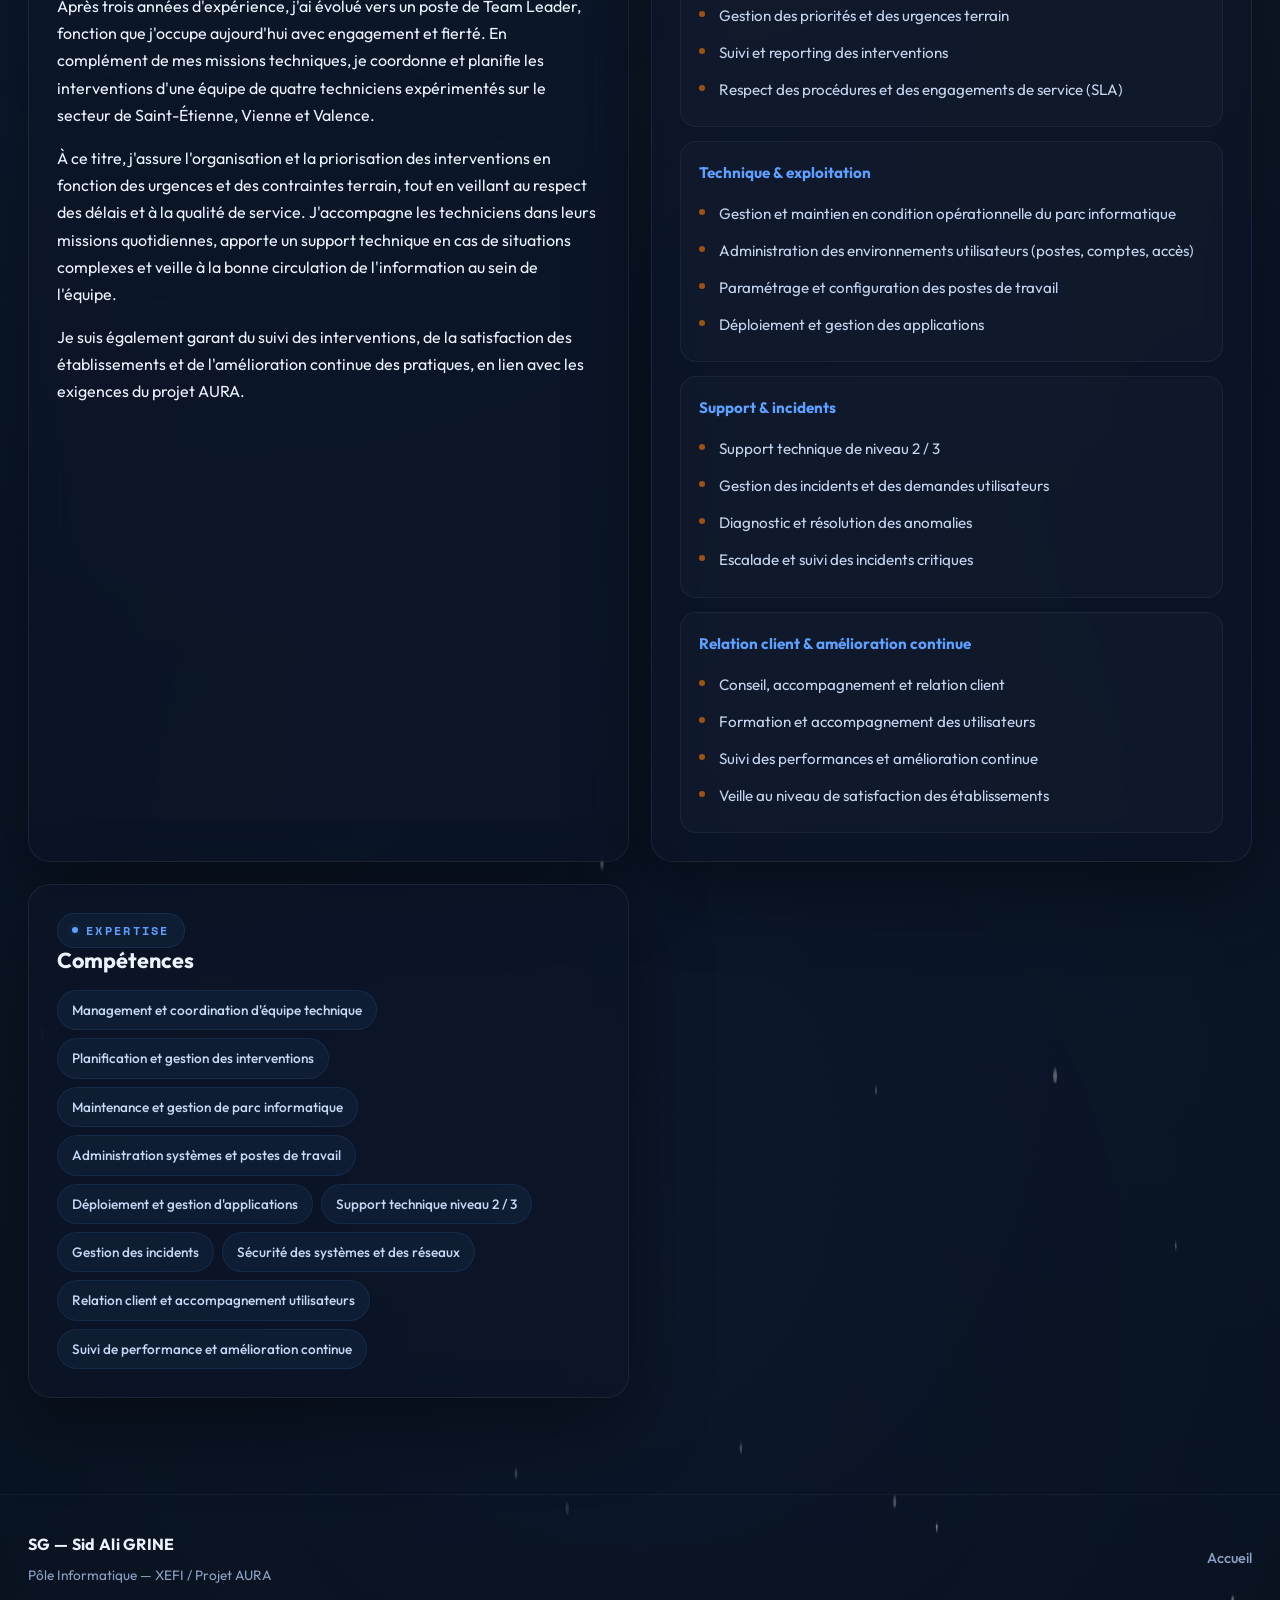
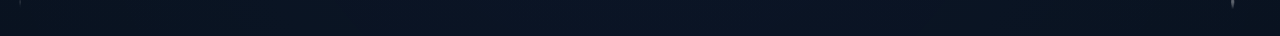
<file: informatique.html>
<!DOCTYPE html>
<html lang="fr">
<head>
  <meta charset="utf-8"/>
  <meta content="width=device-width, initial-scale=1.0" name="viewport"/>
  <meta content="#060e1a" name="theme-color"/>
  <link rel="icon" type="image/x-icon" href="favicon.ico"/>
  <link rel="apple-touch-icon" sizes="180x180" href="apple-touch-icon.png"/>
  <title>Informatique — SG</title>
  <link href="https://fonts.googleapis.com" rel="preconnect"/>
  <link crossorigin="" href="https://fonts.gstatic.com" rel="preconnect"/>
  <link href="https://fonts.googleapis.com/css2?family=Outfit:wght@300;400;500;600;700;800;900&family=Space+Mono:wght@400;700&display=swap" rel="stylesheet"/>
  <link href="styles.css" rel="stylesheet"/>
</head>
<body class="page-transition">
  <div class="cursor-glow" id="cursor-glow"></div>

  <div class="intro-screen intro-screen-sub" id="intro-screen">
    <div class="intro-grid-lines"></div>
    <div class="intro-beam intro-beam-a"></div>
    <div class="intro-beam intro-beam-b"></div>
    <div class="intro-core"></div>
    <div class="intro-ring intro-ring-a"></div>
    <div class="intro-ring intro-ring-b"></div>
    <img alt="SG logo" class="intro-logo" src="logo.png"/>
    <div class="intro-title">Informatique</div>
  </div>

  <canvas aria-hidden="true" id="particles"></canvas>
  <div aria-hidden="true" class="screen-noise"></div>
  <div aria-hidden="true" class="halo halo-left"></div>
  <div aria-hidden="true" class="halo halo-right"></div>
  <div aria-hidden="true" class="page-flash"></div>

  <div aria-hidden="true" class="fusion-transition" id="fusion-transition">
    <div class="fusion-stage">
      <div class="fusion-glow"></div>
      <img alt="" class="fusion-logo fusion-logo-sg" src="logo.png"/>
      <img alt="" class="fusion-logo fusion-logo-target" id="fusion-target-logo" src="logo.png"/>
      <div class="fusion-line fusion-line-a"></div>
      <div class="fusion-line fusion-line-b"></div>
    </div>
  </div>

  <header class="site-header">
    <div class="container nav">
      <a class="brand nav-link-transition" data-target-logo="logo.png" href="index.html">
        <img alt="Logo SG" src="logo.png"/>
        <div><strong>SG</strong><span>Sid Ali GRINE</span></div>
      </a>
      <div style="display:flex;align-items:center;gap:8px">
        <button aria-label="Changer le thème" class="theme-toggle" id="theme-toggle" type="button">☀️</button>
        <button aria-controls="main-navigation" aria-expanded="false" aria-label="Ouvrir le menu" class="menu-toggle" type="button">☰</button>
      </div>
      <nav aria-label="Navigation principale" class="nav-links" id="main-navigation">
        <a class="nav-link-transition" data-target-logo="logo.png" href="index.html">Accueil</a>
        <a class="nav-link-transition is-active" data-target-logo="xefi.png" href="informatique.html">Univers Informatique</a>
        <a class="nav-link-transition" data-target-logo="lions.png" href="humour.html">Univers Événementiel</a>
        <a class="nav-link-transition" data-target-logo="ecole_mosquee.png" href="mosquee.html">Univers Culturel</a>
        <a href="index.html#contact">Contact</a>
      </nav>
    </div>
  </header>

  <main class="subpage-main" id="main-content">

    <!-- Hero -->
    <section class="subhero">
      <div class="container subhero-grid">
        <div class="subhero-copy reveal hero-entrance">
          <p class="section-tag">Univers Informatique</p>
          <h1>Informatique</h1>
          <p>
            Univers Informatique que je partage avec la société XEFI, partenaire informatique de proximité pour les TPE/PME.
            Plus qu'un univers, une passion d'enfance qui en est devenue mon métier.
          </p>
          <a class="btn btn-primary nav-link-transition" data-target-logo="logo.png" href="index.html">← Retour à l'accueil</a>
        </div>
        <div class="hero-visual reveal hero-entrance-delay">
          <div class="hero-core-glow"></div>
          <div class="ring ring-1"></div>
          <div class="ring ring-2"></div>
          <div class="ring ring-3"></div>
          <div class="ring ring-4"></div>
          <img alt="XEFI Logo" class="hero-logo" src="xefi.png"/>
        </div>
      </div>
    </section>

    <!-- Chiffres clés IT -->
    <div class="ticker-strip" aria-hidden="true">
      <div class="ticker-track">
        <span class="ticker-item">Windows Server</span><span class="ticker-dot">◆</span>
        <span class="ticker-item">Active Directory</span><span class="ticker-dot">◆</span>
        <span class="ticker-item">GLPI / Ticketing</span><span class="ticker-dot">◆</span>
        <span class="ticker-item">Déploiement MDT</span><span class="ticker-dot">◆</span>
        <span class="ticker-item">Support N2/N3</span><span class="ticker-dot">◆</span>
        <span class="ticker-item">Gestion de parc</span><span class="ticker-dot">◆</span>
        <span class="ticker-item">Réseau TCP/IP</span><span class="ticker-dot">◆</span>
        <span class="ticker-item">Sécurité SI</span><span class="ticker-dot">◆</span>
        <span class="ticker-item">Management terrain</span><span class="ticker-dot">◆</span>
        <span class="ticker-item">SLA & reporting</span><span class="ticker-dot">◆</span>
        <!-- Duplicate for loop -->
        <span class="ticker-item">Windows Server</span><span class="ticker-dot">◆</span>
        <span class="ticker-item">Active Directory</span><span class="ticker-dot">◆</span>
        <span class="ticker-item">GLPI / Ticketing</span><span class="ticker-dot">◆</span>
        <span class="ticker-item">Déploiement MDT</span><span class="ticker-dot">◆</span>
        <span class="ticker-item">Support N2/N3</span><span class="ticker-dot">◆</span>
        <span class="ticker-item">Gestion de parc</span><span class="ticker-dot">◆</span>
        <span class="ticker-item">Réseau TCP/IP</span><span class="ticker-dot">◆</span>
        <span class="ticker-item">Sécurité SI</span><span class="ticker-dot">◆</span>
        <span class="ticker-item">Management terrain</span><span class="ticker-dot">◆</span>
        <span class="ticker-item">SLA & reporting</span><span class="ticker-dot">◆</span>
      </div>
    </div>

    <!-- Counters -->
    <section class="section section-alt">
      <div class="container">
        <div class="counters-strip reveal">
          <div class="counter-item">
            <span class="counter-value" data-target="4" data-suffix="+">0+</span>
            <span class="counter-label">Années d'expérience XEFI</span>
          </div>
          <div class="counter-item">
            <span class="counter-value" data-target="4" data-suffix="">0</span>
            <span class="counter-label">Techniciens sous coordination</span>
          </div>
          <div class="counter-item">
            <span class="counter-value" data-target="3" data-suffix="">0</span>
            <span class="counter-label">Secteurs couverts</span>
          </div>
          <div class="counter-item">
            <span class="counter-value" data-target="100" data-suffix="+">0+</span>
            <span class="counter-label">Établissements accompagnés</span>
          </div>
        </div>
      </div>
    </section>

    <!-- Présentation -->
    <section class="section">
      <div class="container">
        <p class="section-tag">Présentation</p>
        <h2>Quand la passion devient travail.</h2>

        <div class="content-grid vertical-premium">

          <div class="content-card reveal premium-block about-block">
            <span class="block-kicker">Présentation</span>
            <h3>À propos</h3>
            <p>
              J'ai rejoint la société XEFI en 2021 en tant que technicien conseil sur le projet AURA. Ce projet consiste à assurer la maintenance des infrastructures informatiques ainsi que la mise en œuvre des solutions IT pour les lycées publics, professionnels et agricoles de la région Auvergne-Rhône-Alpes.
            </p>
            <p>
              Après trois années d'expérience, j'ai évolué vers un poste de Team Leader, fonction que j'occupe aujourd'hui avec engagement et fierté. En complément de mes missions techniques, je coordonne et planifie les interventions d'une équipe de quatre techniciens expérimentés sur le secteur de Saint-Étienne, Vienne et Valence.
            </p>
            <p>
              À ce titre, j'assure l'organisation et la priorisation des interventions en fonction des urgences et des contraintes terrain, tout en veillant au respect des délais et à la qualité de service. J'accompagne les techniciens dans leurs missions quotidiennes, apporte un support technique en cas de situations complexes et veille à la bonne circulation de l'information au sein de l'équipe.
            </p>
            <p>
              Je suis également garant du suivi des interventions, de la satisfaction des établissements et de l'amélioration continue des pratiques, en lien avec les exigences du projet AURA.
            </p>
          </div>

          <div class="content-card reveal premium-block responsibilities-block">
            <span class="block-kicker">Organisation</span>
            <h3>Mes principales responsabilités</h3>
            <div class="responsibility-groups">
              <div class="responsibility-group">
                <h4>Management &amp; organisation</h4>
                <ul class="content-list">
                  <li>Coordination et planification des interventions</li>
                  <li>Pilotage opérationnel de l'équipe technique</li>
                  <li>Gestion des priorités et des urgences terrain</li>
                  <li>Suivi et reporting des interventions</li>
                  <li>Respect des procédures et des engagements de service (SLA)</li>
                </ul>
              </div>
              <div class="responsibility-group">
                <h4>Technique &amp; exploitation</h4>
                <ul class="content-list">
                  <li>Gestion et maintien en condition opérationnelle du parc informatique</li>
                  <li>Administration des environnements utilisateurs (postes, comptes, accès)</li>
                  <li>Paramétrage et configuration des postes de travail</li>
                  <li>Déploiement et gestion des applications</li>
                </ul>
              </div>
              <div class="responsibility-group">
                <h4>Support &amp; incidents</h4>
                <ul class="content-list">
                  <li>Support technique de niveau 2 / 3</li>
                  <li>Gestion des incidents et des demandes utilisateurs</li>
                  <li>Diagnostic et résolution des anomalies</li>
                  <li>Escalade et suivi des incidents critiques</li>
                </ul>
              </div>
              <div class="responsibility-group">
                <h4>Relation client &amp; amélioration continue</h4>
                <ul class="content-list">
                  <li>Conseil, accompagnement et relation client</li>
                  <li>Formation et accompagnement des utilisateurs</li>
                  <li>Suivi des performances et amélioration continue</li>
                  <li>Veille au niveau de satisfaction des établissements</li>
                </ul>
              </div>
            </div>
          </div>

          <div class="content-card reveal premium-block skills-block">
            <span class="block-kicker">Expertise</span>
            <h3>Compétences</h3>
            <div class="skills-pills">
              <span class="skill-pill">Management et coordination d'équipe technique</span>
              <span class="skill-pill">Planification et gestion des interventions</span>
              <span class="skill-pill">Maintenance et gestion de parc informatique</span>
              <span class="skill-pill">Administration systèmes et postes de travail</span>
              <span class="skill-pill">Déploiement et gestion d'applications</span>
              <span class="skill-pill">Support technique niveau 2 / 3</span>
              <span class="skill-pill">Gestion des incidents</span>
              <span class="skill-pill">Sécurité des systèmes et des réseaux</span>
              <span class="skill-pill">Relation client et accompagnement utilisateurs</span>
              <span class="skill-pill">Suivi de performance et amélioration continue</span>
            </div>
          </div>

        </div>
      </div>
    </section>

  </main>

  <button aria-label="Retour en haut" class="back-to-top" id="back-to-top" type="button">↑</button>

  <footer class="site-footer">
    <div class="container footer-inner">
      <div>
        <strong>SG — Sid Ali GRINE</strong>
        <p>Pôle Informatique — XEFI / Projet AURA</p>
      </div>
      <a class="nav-link-transition" data-target-logo="logo.png" href="index.html">Accueil</a>
    </div>
  </footer>

  <script src="script.js"></script>
</body>
</html>
</file>
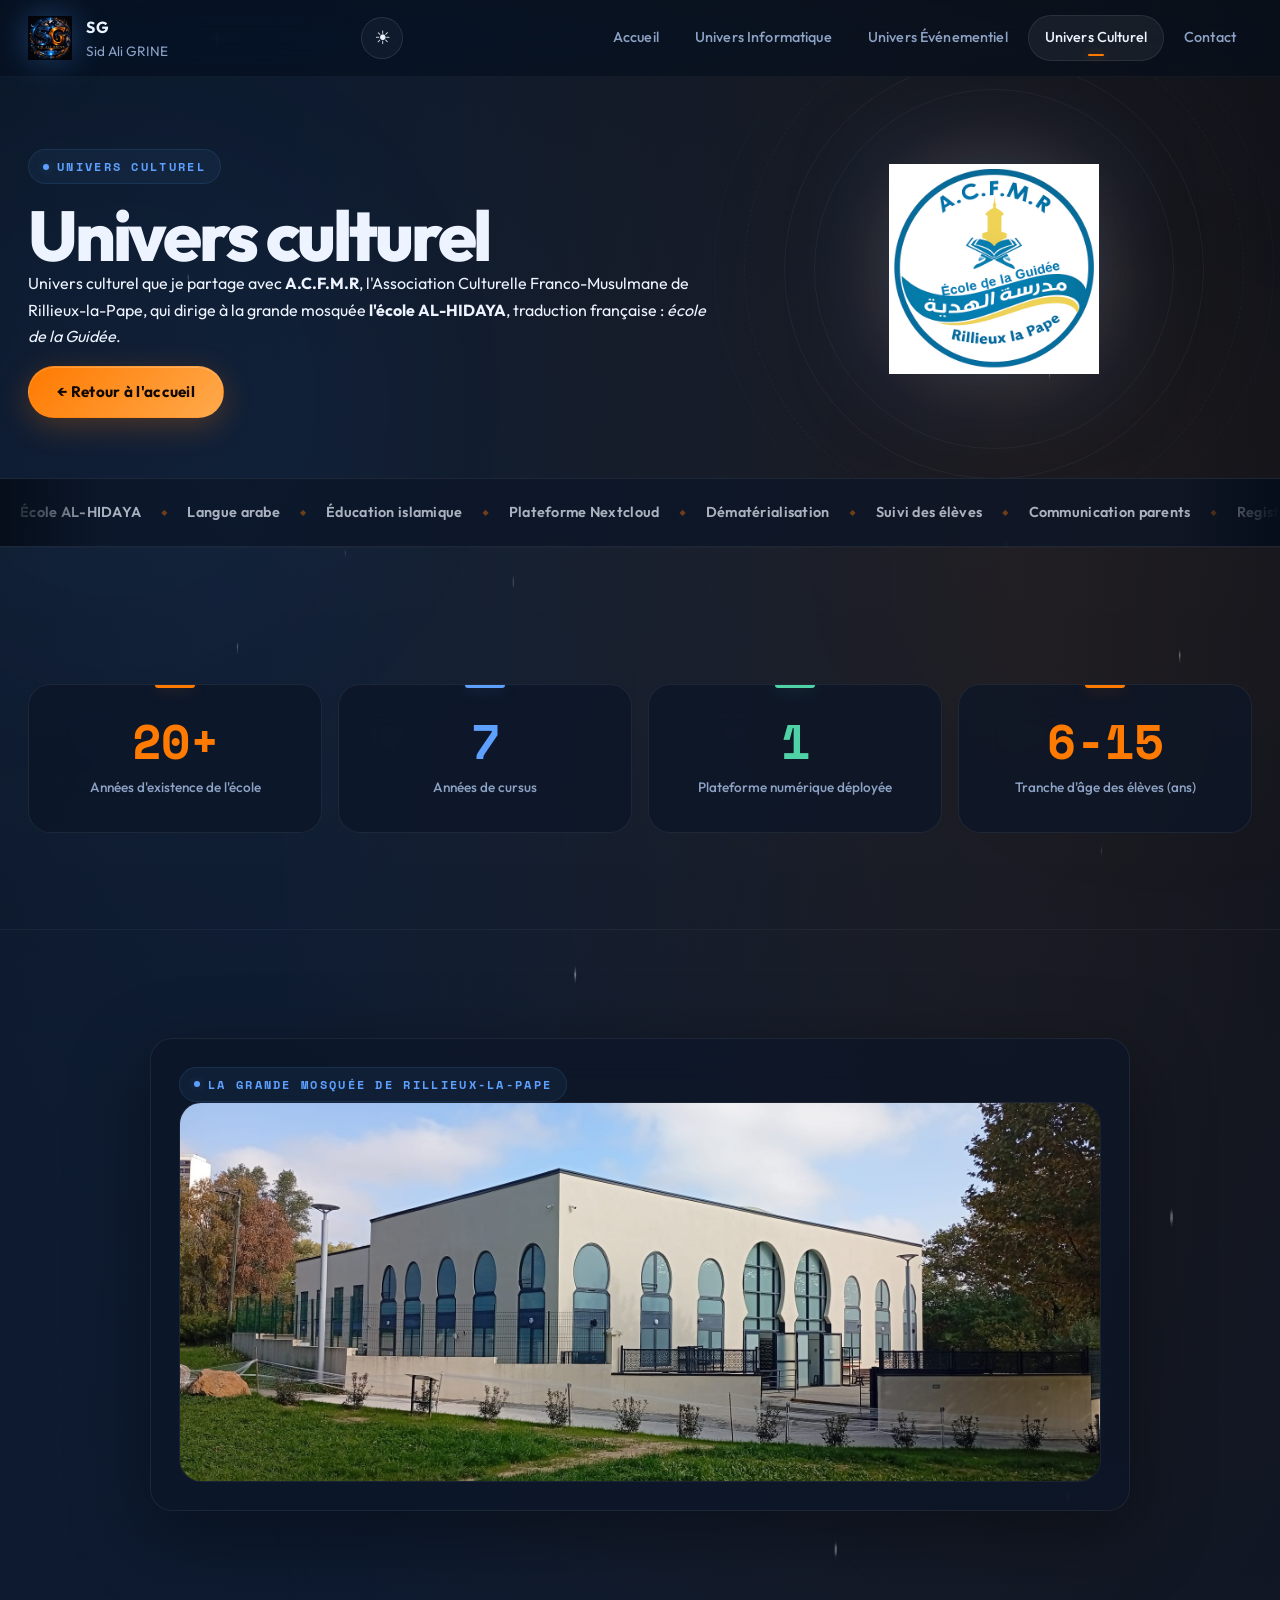
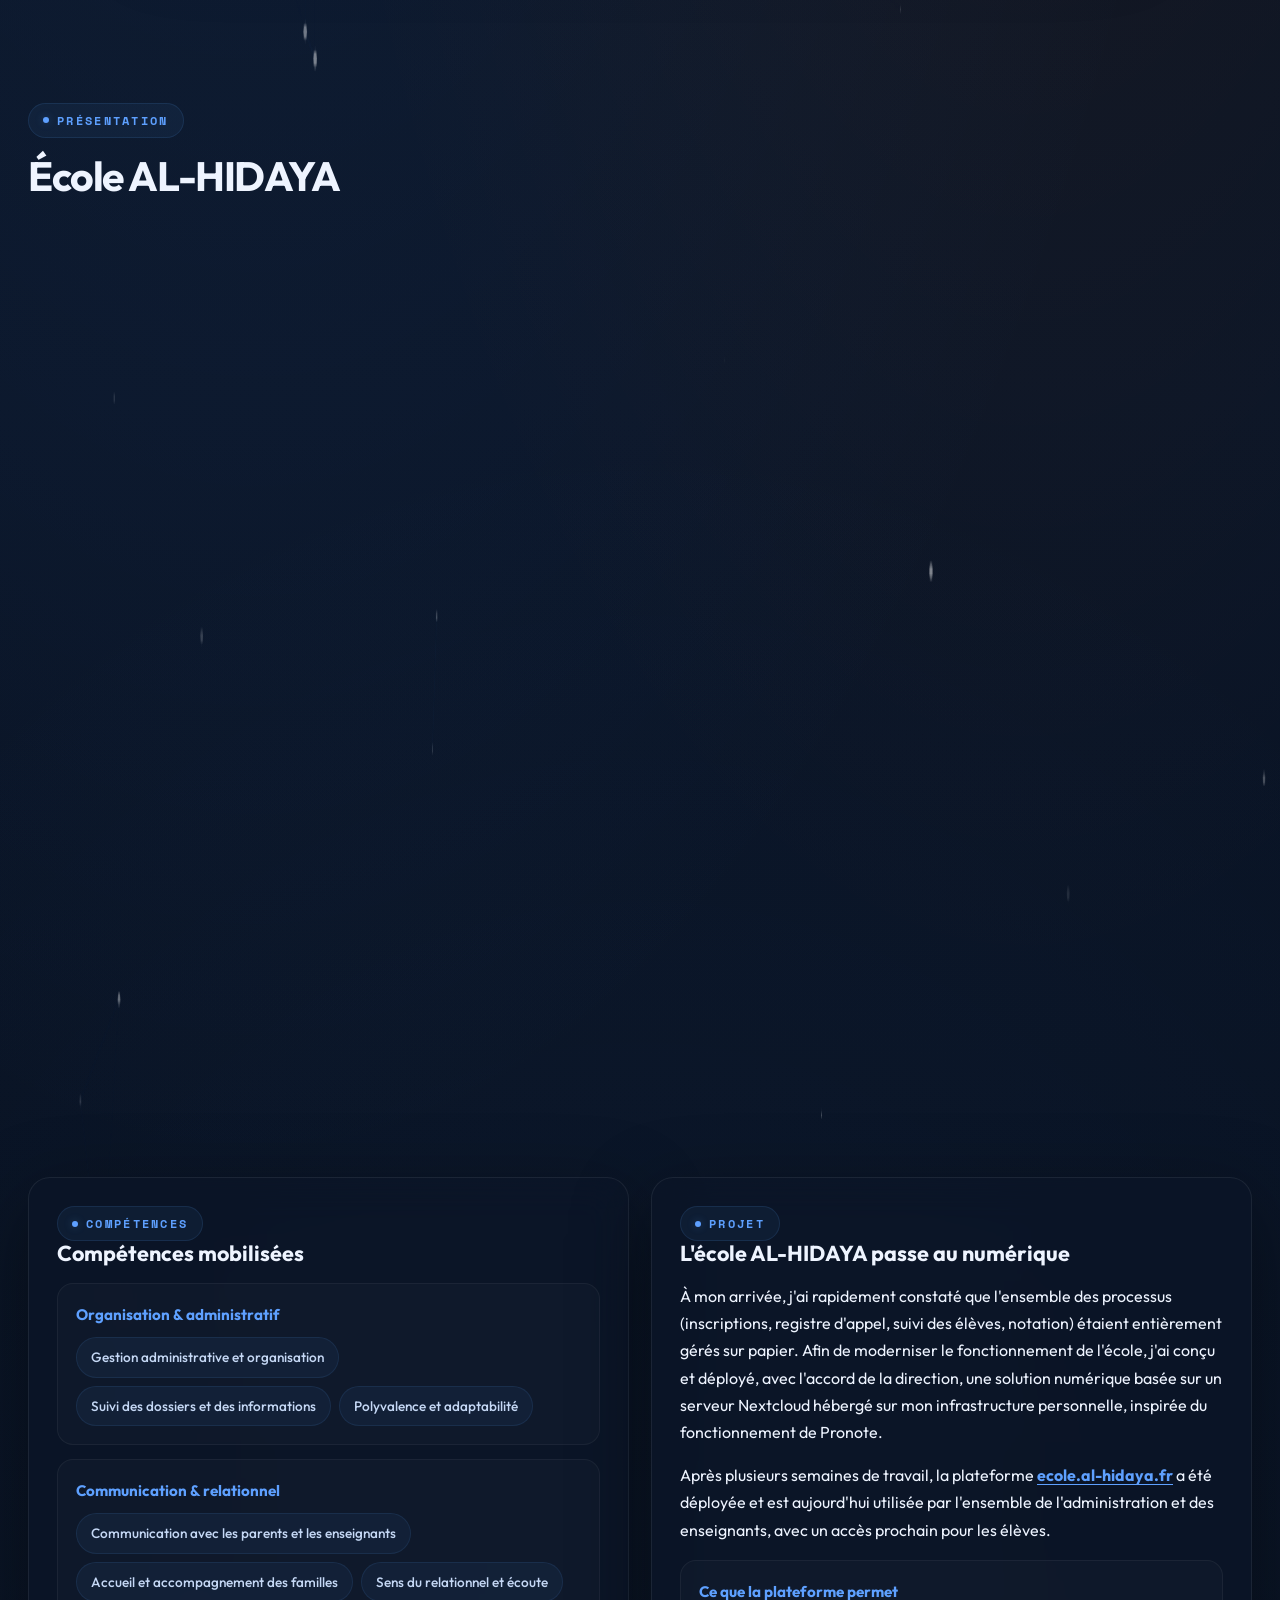
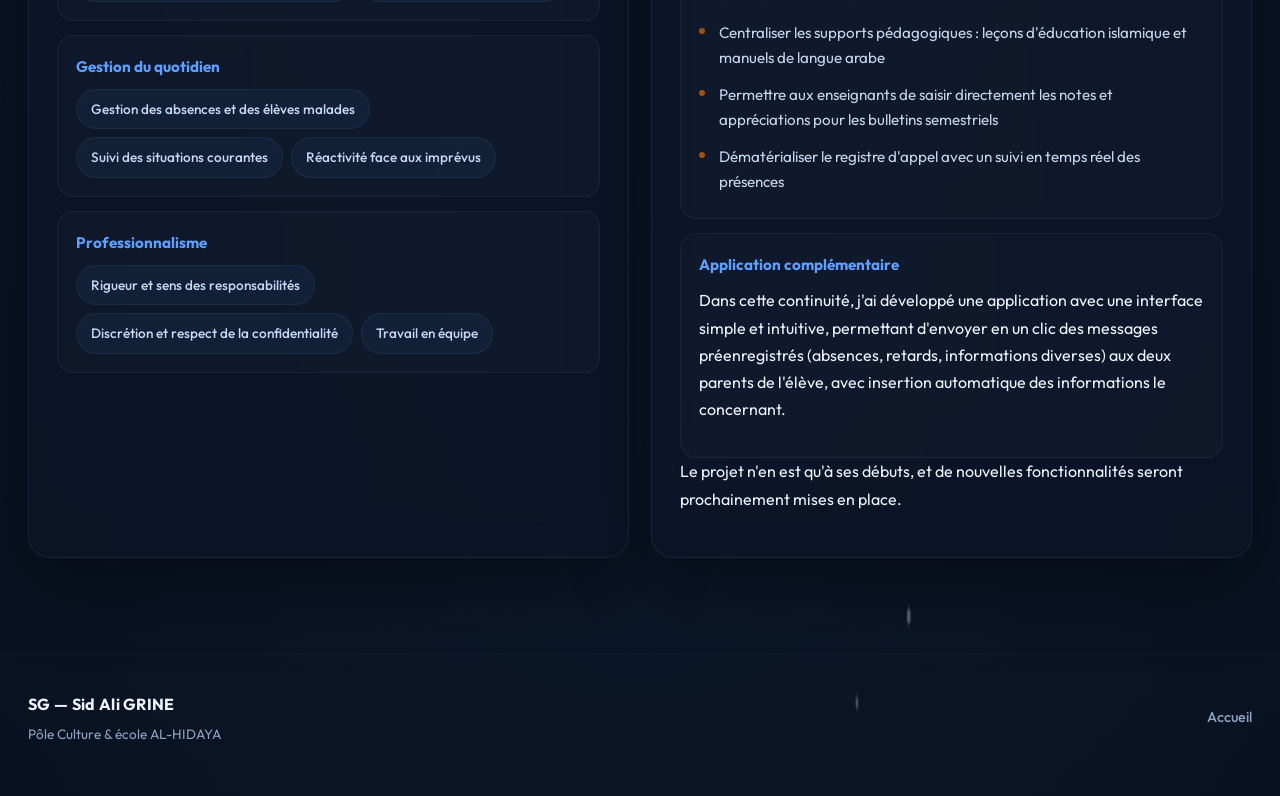
<file: mosquee.html>
<!DOCTYPE html>
<html lang="fr">
<head>
  <meta charset="utf-8"/>
  <meta content="width=device-width, initial-scale=1.0" name="viewport"/>
  <meta content="#060e1a" name="theme-color"/>
  <link rel="icon" type="image/x-icon" href="favicon.ico"/>
  <link rel="apple-touch-icon" sizes="180x180" href="apple-touch-icon.png"/>
  <title>Culture — SG</title>
  <link href="https://fonts.googleapis.com" rel="preconnect"/>
  <link crossorigin="" href="https://fonts.gstatic.com" rel="preconnect"/>
  <link href="https://fonts.googleapis.com/css2?family=Outfit:wght@300;400;500;600;700;800;900&family=Space+Mono:wght@400;700&display=swap" rel="stylesheet"/>
  <link href="styles.css" rel="stylesheet"/>
</head>
<body class="page-transition page-mosquee">
  <div class="cursor-glow" id="cursor-glow"></div>

  <div class="intro-screen intro-screen-sub" id="intro-screen">
    <div class="intro-grid-lines"></div>
    <div class="intro-beam intro-beam-a"></div>
    <div class="intro-beam intro-beam-b"></div>
    <div class="intro-core"></div>
    <div class="intro-ring intro-ring-a"></div>
    <div class="intro-ring intro-ring-b"></div>
    <img alt="SG logo" class="intro-logo" src="logo.png"/>
    <div class="intro-title">Culture</div>
  </div>

  <canvas aria-hidden="true" id="particles"></canvas>
  <div aria-hidden="true" class="screen-noise"></div>
  <div aria-hidden="true" class="halo halo-left"></div>
  <div aria-hidden="true" class="halo halo-right"></div>
  <div aria-hidden="true" class="page-flash"></div>

  <div aria-hidden="true" class="fusion-transition" id="fusion-transition">
    <div class="fusion-stage">
      <div class="fusion-glow"></div>
      <img alt="" class="fusion-logo fusion-logo-sg" src="logo.png"/>
      <img alt="" class="fusion-logo fusion-logo-target" id="fusion-target-logo" src="logo.png"/>
      <div class="fusion-line fusion-line-a"></div>
      <div class="fusion-line fusion-line-b"></div>
    </div>
  </div>

  <header class="site-header">
    <div class="container nav">
      <a class="brand nav-link-transition" data-target-logo="logo.png" href="index.html">
        <img alt="Logo SG" src="logo.png"/>
        <div><strong>SG</strong><span>Sid Ali GRINE</span></div>
      </a>
      <div style="display:flex;align-items:center;gap:8px">
        <button aria-label="Changer le thème" class="theme-toggle" id="theme-toggle" type="button">☀️</button>
        <button aria-controls="main-navigation" aria-expanded="false" aria-label="Ouvrir le menu" class="menu-toggle" type="button">☰</button>
      </div>
      <nav aria-label="Navigation principale" class="nav-links" id="main-navigation">
        <a class="nav-link-transition" data-target-logo="logo.png" href="index.html">Accueil</a>
        <a class="nav-link-transition" data-target-logo="xefi.png" href="informatique.html">Univers Informatique</a>
        <a class="nav-link-transition" data-target-logo="lions.png" href="humour.html">Univers Événementiel</a>
        <a class="nav-link-transition is-active" data-target-logo="ecole_mosquee.png" href="mosquee.html">Univers Culturel</a>
        <a href="index.html#contact">Contact</a>
      </nav>
    </div>
  </header>

  <main class="subpage-main" id="main-content">

    <!-- Hero -->
    <section class="subhero">
      <div class="container subhero-grid">
        <div class="subhero-copy reveal hero-entrance">
          <p class="section-tag">Univers culturel</p>
          <h1>Univers culturel</h1>
          <p>
            Univers culturel que je partage avec <strong>A.C.F.M.R</strong>,
            l'Association Culturelle Franco-Musulmane de Rillieux-la-Pape,
            qui dirige à la grande mosquée <strong>l'école AL-HIDAYA</strong>,
            traduction française : <em>école de la Guidée</em>.
          </p>
          <a class="btn btn-primary nav-link-transition" data-target-logo="logo.png" href="index.html">← Retour à l'accueil</a>
        </div>
        <div class="hero-visual reveal hero-entrance-delay">
          <div class="hero-core-glow"></div>
          <div class="ring ring-1"></div>
          <div class="ring ring-2"></div>
          <div class="ring ring-3"></div>
          <div class="ring ring-4"></div>
          <img alt="École AL-HIDAYA" class="hero-logo" src="ecole_mosquee.png"/>
        </div>
      </div>
    </section>

    <!-- Ticker culture -->
    <div class="ticker-strip" aria-hidden="true">
      <div class="ticker-track">
        <span class="ticker-item">École AL-HIDAYA</span><span class="ticker-dot">◆</span>
        <span class="ticker-item">Langue arabe</span><span class="ticker-dot">◆</span>
        <span class="ticker-item">Éducation islamique</span><span class="ticker-dot">◆</span>
        <span class="ticker-item">Plateforme Nextcloud</span><span class="ticker-dot">◆</span>
        <span class="ticker-item">Dématérialisation</span><span class="ticker-dot">◆</span>
        <span class="ticker-item">Suivi des élèves</span><span class="ticker-dot">◆</span>
        <span class="ticker-item">Communication parents</span><span class="ticker-dot">◆</span>
        <span class="ticker-item">Registre d'appel numérique</span><span class="ticker-dot">◆</span>
        <!-- Duplicate -->
        <span class="ticker-item">École AL-HIDAYA</span><span class="ticker-dot">◆</span>
        <span class="ticker-item">Langue arabe</span><span class="ticker-dot">◆</span>
        <span class="ticker-item">Éducation islamique</span><span class="ticker-dot">◆</span>
        <span class="ticker-item">Plateforme Nextcloud</span><span class="ticker-dot">◆</span>
        <span class="ticker-item">Dématérialisation</span><span class="ticker-dot">◆</span>
        <span class="ticker-item">Suivi des élèves</span><span class="ticker-dot">◆</span>
        <span class="ticker-item">Communication parents</span><span class="ticker-dot">◆</span>
        <span class="ticker-item">Registre d'appel numérique</span><span class="ticker-dot">◆</span>
      </div>
    </div>

    <!-- Counters -->
    <section class="section section-alt">
      <div class="container">
        <div class="counters-strip reveal">
          <div class="counter-item">
            <span class="counter-value" data-target="20" data-suffix="+">0+</span>
            <span class="counter-label">Années d'existence de l'école</span>
          </div>
          <div class="counter-item">
            <span class="counter-value" data-target="7" data-suffix="">0</span>
            <span class="counter-label">Années de cursus</span>
          </div>
          <div class="counter-item">
            <span class="counter-value" data-target="1" data-suffix="">0</span>
            <span class="counter-label">Plateforme numérique déployée</span>
          </div>
          <div class="counter-item">
            <span class="counter-value" data-target="6" data-suffix="-15">0</span>
            <span class="counter-label">Tranche d'âge des élèves (ans)</span>
          </div>
        </div>
      </div>
    </section>

    <!-- Photo mosquée -->
    <section class="section">
      <div class="container">
        <div class="content-grid vertical-premium">
          <div class="content-card premium-block about-block media-showcase reveal">
            <span class="block-kicker">La grande mosquée de Rillieux-la-Pape</span>
            <img alt="Mosquée de Rillieux-La-Pape" src="Mosquee.JPG"/>
          </div>
        </div>
      </div>
    </section>

    <!-- Présentation -->
    <section class="section">
      <div class="container">
        <p class="section-tag">Présentation</p>
        <h2>École AL-HIDAYA</h2>

        <div class="content-grid vertical-premium">

          <div class="content-card premium-block about-block reveal">
            <span class="block-kicker">À propos</span>
            <p>
              Depuis plus de vingt ans, l'école AL-HIDAYA accueille des enfants âgés de six à quinze ans
              et leur propose un cursus de sept années, axé sur l'apprentissage de la langue arabe ainsi que
              sur la transmission des valeurs de la religion musulmane.
            </p>
            <p>
              Ayant moi-même suivi une partie de ce parcours plus jeune, cette expérience m'a beaucoup apporté,
              tant sur le plan personnel que dans l'apprentissage et la pratique de ma religion.
            </p>
            <p>
              Dans une volonté de m'impliquer et de rendre ce que j'ai reçu, j'ai accepté le poste de secrétaire
              de l'école AL-HIDAYA, proposé par le directeur, qui fut également mon enseignant.
            </p>
          </div>

          <div class="content-card premium-block reveal">
            <span class="block-kicker">Rôle</span>
            <h3>Mes principales responsabilités et objectifs</h3>
            <div class="responsibility-groups">
              <div class="responsibility-group">
                <h4>Coordination</h4>
                <ul class="content-list">
                  <li>Assurer la communication entre la direction, les parents et les professeurs</li>
                  <li>Faciliter la circulation des informations importantes</li>
                  <li>Maintenir un lien clair entre les différentes parties</li>
                </ul>
              </div>
              <div class="responsibility-group">
                <h4>Suivi des élèves</h4>
                <ul class="content-list">
                  <li>Gérer les situations liées aux élèves : absences, maladies, retards, suivi courant</li>
                  <li>Traiter les besoins du quotidien avec réactivité</li>
                  <li>Garantir une continuité administrative simple et efficace</li>
                </ul>
              </div>
              <div class="responsibility-group">
                <h4>Appui à la direction</h4>
                <ul class="content-list">
                  <li>Épauler la direction dans ses tâches quotidiennes</li>
                  <li>Participer à l'organisation générale de l'école</li>
                  <li>Contribuer à la modernisation des outils et méthodes</li>
                </ul>
              </div>
              <div class="responsibility-group">
                <h4>Vision</h4>
                <ul class="content-list">
                  <li>Structurer un cadre de travail plus fluide</li>
                  <li>Améliorer le suivi pédagogique et administratif</li>
                  <li>Accompagner l'école dans son développement numérique</li>
                </ul>
              </div>
            </div>
          </div>

          <div class="content-card premium-block reveal">
            <span class="block-kicker">Compétences</span>
            <h3>Compétences mobilisées</h3>
            <div class="responsibility-groups">
              <div class="responsibility-group">
                <h4>Organisation &amp; administratif</h4>
                <div class="skills-pills">
                  <span class="skill-pill">Gestion administrative et organisation</span>
                  <span class="skill-pill">Suivi des dossiers et des informations</span>
                  <span class="skill-pill">Polyvalence et adaptabilité</span>
                </div>
              </div>
              <div class="responsibility-group">
                <h4>Communication &amp; relationnel</h4>
                <div class="skills-pills">
                  <span class="skill-pill">Communication avec les parents et les enseignants</span>
                  <span class="skill-pill">Accueil et accompagnement des familles</span>
                  <span class="skill-pill">Sens du relationnel et écoute</span>
                </div>
              </div>
              <div class="responsibility-group">
                <h4>Gestion du quotidien</h4>
                <div class="skills-pills">
                  <span class="skill-pill">Gestion des absences et des élèves malades</span>
                  <span class="skill-pill">Suivi des situations courantes</span>
                  <span class="skill-pill">Réactivité face aux imprévus</span>
                </div>
              </div>
              <div class="responsibility-group">
                <h4>Professionnalisme</h4>
                <div class="skills-pills">
                  <span class="skill-pill">Rigueur et sens des responsabilités</span>
                  <span class="skill-pill">Discrétion et respect de la confidentialité</span>
                  <span class="skill-pill">Travail en équipe</span>
                </div>
              </div>
            </div>
          </div>

          <div class="content-card premium-block reveal">
            <span class="block-kicker">Projet</span>
            <h3>L'école AL-HIDAYA passe au numérique</h3>
            <p>
              À mon arrivée, j'ai rapidement constaté que l'ensemble des processus
              (inscriptions, registre d'appel, suivi des élèves, notation) étaient entièrement gérés sur papier.
              Afin de moderniser le fonctionnement de l'école, j'ai conçu et déployé, avec l'accord de la direction, une solution numérique basée sur un serveur Nextcloud hébergé sur mon infrastructure personnelle, inspirée du fonctionnement de Pronote.
            </p>
            <p>
              Après plusieurs semaines de travail, la plateforme
              <strong><a href="https://ecole.al-hidaya.fr" rel="noopener noreferrer" target="_blank" style="color:var(--accent-2);text-decoration:underline;text-underline-offset:3px">ecole.al-hidaya.fr</a></strong>
              a été déployée et est aujourd'hui utilisée par l'ensemble de l'administration et des enseignants,
              avec un accès prochain pour les élèves.
            </p>
            <div class="responsibility-groups">
              <div class="responsibility-group">
                <h4>Ce que la plateforme permet</h4>
                <ul class="content-list">
                  <li>Centraliser les supports pédagogiques : leçons d'éducation islamique et manuels de langue arabe</li>
                  <li>Permettre aux enseignants de saisir directement les notes et appréciations pour les bulletins semestriels</li>
                  <li>Dématérialiser le registre d'appel avec un suivi en temps réel des présences</li>
                </ul>
              </div>
              <div class="responsibility-group">
                <h4>Application complémentaire</h4>
                <p>
                  Dans cette continuité, j'ai développé une application avec une interface simple et intuitive,
                  permettant d'envoyer en un clic des messages préenregistrés (absences, retards, informations diverses)
                  aux deux parents de l'élève, avec insertion automatique des informations le concernant.
                </p>
              </div>
            </div>
            <p>Le projet n'en est qu'à ses débuts, et de nouvelles fonctionnalités seront prochainement mises en place.</p>
          </div>

        </div>
      </div>
    </section>

  </main>

  <button aria-label="Retour en haut" class="back-to-top" id="back-to-top" type="button">↑</button>

  <footer class="site-footer">
    <div class="container footer-inner">
      <div>
        <strong>SG — Sid Ali GRINE</strong>
        <p>Pôle Culture &amp; école AL-HIDAYA</p>
      </div>
      <a class="nav-link-transition" data-target-logo="logo.png" href="index.html">Accueil</a>
    </div>
  </footer>

  <script src="script.js"></script>
</body>
</html>
</file>
<file: styles.css>
/* ═══════════════════════════════════════════════════════
   SG — Sid Ali GRINE  ·  V5.0 Premium
   Dark luxury · Orange fire · Blue electricity
   ═══════════════════════════════════════════════════════ */

@import url('https://fonts.googleapis.com/css2?family=Outfit:wght@300;400;500;600;700;800;900&family=Space+Mono:wght@400;700&display=swap');

:root{
  --bg:#060e1a;
  --bg-soft:#0b1729;
  --surface:rgba(12,22,40,.72);
  --surface-strong:rgba(8,16,30,.88);
  --card-border:rgba(255,255,255,.07);
  --card-border-hover:rgba(255,255,255,.14);
  --text:#eef4ff;
  --muted:#8da2c4;
  --accent:#ff7a00;
  --accent-glow:rgba(255,122,0,.35);
  --accent-soft:rgba(255,122,0,.12);
  --accent-2:#5ea0ff;
  --accent-2-glow:rgba(94,160,255,.3);
  --success:#4fd2a5;
  --shadow:0 24px 80px rgba(0,0,0,.4);
  --shadow-sm:0 8px 32px rgba(0,0,0,.25);
  --radius:22px;
  --radius-sm:14px;
  --container:1320px;
  --header-h:76px;
  --ease-out-expo:cubic-bezier(0.16, 1, 0.3, 1);
  --ease-spring:cubic-bezier(0.34, 1.56, 0.64, 1);
}

*,*::before,*::after{box-sizing:border-box;margin:0;padding:0}
html{scroll-behavior:smooth;-webkit-text-size-adjust:100%}
::selection{background:rgba(255,122,0,.3);color:#fff}

body{
  font-family:"Outfit",system-ui,-apple-system,sans-serif;
  color:var(--text);
  background:var(--bg);
  min-height:100vh;
  line-height:1.65;
  font-weight:400;
  overflow-x:hidden;
  -webkit-font-smoothing:antialiased;
  -moz-osx-font-smoothing:grayscale;
}

body::before{
  content:"";
  position:fixed;
  inset:0;
  z-index:0;
  background:
    radial-gradient(ellipse 80% 60% at 20% 10%, rgba(94,160,255,.1), transparent),
    radial-gradient(ellipse 60% 50% at 80% 15%, rgba(255,122,0,.08), transparent),
    radial-gradient(ellipse 90% 40% at 50% 90%, rgba(94,160,255,.05), transparent),
    linear-gradient(180deg, #060e1a 0%, #0a1528 50%, #070f1c 100%);
  pointer-events:none;
}

a{color:inherit;text-decoration:none}
img{max-width:100%;display:block;height:auto}
button,input,textarea{font:inherit;border:none;background:none;color:inherit}
ul,ol{list-style:none}
main,header,footer,section{position:relative;z-index:1}
#particles,.screen-noise,.halo,.page-flash,.fusion-transition,.intro-screen{pointer-events:none}

.container{width:min(var(--container), calc(100% - 48px));margin:0 auto}

h1,h2,h3,h4,p{margin-top:0}
h1{font-size:clamp(2.8rem,5.5vw,5.2rem);line-height:1;letter-spacing:-.045em;font-weight:800}
h2{font-size:clamp(2rem,3.2vw,3.2rem);line-height:1.08;letter-spacing:-.035em;font-weight:700;margin-bottom:18px}
h3{font-size:1.35rem;line-height:1.2;font-weight:700}
p{margin-bottom:16px}
.lead{font-size:1.1rem;color:#c5d4ef;line-height:1.75}
.muted,.section-sub{color:var(--muted)}
.center{text-align:center}

.section-tag,.eyebrow,.block-kicker{
  display:inline-flex;
  align-items:center;
  gap:8px;
  text-transform:uppercase;
  letter-spacing:.2em;
  font-size:.72rem;
  font-weight:700;
  font-family:"Space Mono","Outfit",monospace;
  color:var(--accent-2);
  background:rgba(94,160,255,.06);
  border:1px solid rgba(94,160,255,.12);
  padding:7px 14px;
  border-radius:999px;
  transition:all .3s ease;
}

.section-tag::before,.eyebrow::before,.block-kicker::before{
  content:"";
  width:6px;height:6px;
  border-radius:50%;
  background:var(--accent-2);
  box-shadow:0 0 8px var(--accent-2-glow);
  animation:tagPulse 2s ease-in-out infinite;
}

@keyframes tagPulse{
  0%,100%{opacity:.6;transform:scale(1)}
  50%{opacity:1;transform:scale(1.3)}
}

.btn{
  display:inline-flex;
  align-items:center;
  justify-content:center;
  gap:10px;
  min-height:52px;
  padding:0 28px;
  border-radius:999px;
  border:1px solid transparent;
  font-weight:700;
  font-size:.95rem;
  letter-spacing:.02em;
  cursor:pointer;
  position:relative;
  overflow:hidden;
  transition:transform .35s var(--ease-spring), box-shadow .35s ease, border-color .3s ease, background .3s ease;
}

.btn:hover{transform:translateY(-3px)}
.btn:active{transform:translateY(-1px);transition-duration:.1s}

.btn-primary{
  background:linear-gradient(135deg, var(--accent), #ffaa4d);
  color:#120a02;
  box-shadow:0 8px 30px rgba(255,122,0,.25), inset 0 1px 0 rgba(255,255,255,.2);
}
.btn-primary:hover{box-shadow:0 14px 44px rgba(255,122,0,.35), inset 0 1px 0 rgba(255,255,255,.25)}

.btn-primary::after{
  content:"";
  position:absolute;
  top:-50%;left:-60%;
  width:40%;height:200%;
  background:linear-gradient(105deg, transparent 40%, rgba(255,255,255,.25) 50%, transparent 60%);
  transform:skewX(-20deg);
  animation:btnShimmer 4s ease-in-out infinite;
}

@keyframes btnShimmer{
  0%,100%{left:-60%}
  50%{left:140%}
}

.btn-secondary{
  background:rgba(255,255,255,.04);
  border-color:rgba(255,255,255,.1);
  color:var(--text);
  backdrop-filter:blur(8px);
}
.btn-secondary:hover{background:rgba(255,255,255,.08);border-color:rgba(255,255,255,.18)}

.btn-link{padding:0;min-height:auto;border:none;background:none;color:#fff}
.btn-back{display:inline-flex;margin-bottom:40px;box-shadow:0 10px 30px rgba(255,122,0,.22)}

.btn:focus-visible,
.nav-links a:focus-visible,
.brand:focus-visible,
input:focus-visible,
textarea:focus-visible,
.flip-card:focus-visible{outline:2px solid var(--accent-2);outline-offset:3px}

.site-header{
  position:sticky;
  top:0;
  z-index:20;
  backdrop-filter:blur(24px) saturate(1.6);
  -webkit-backdrop-filter:blur(24px) saturate(1.6);
  background:rgba(6,14,26,.6);
  border-bottom:1px solid rgba(255,255,255,.04);
  transition:background .3s ease;
}

.nav{display:flex;align-items:center;justify-content:space-between;gap:20px;min-height:var(--header-h)}

.brand{display:flex;align-items:center;gap:14px;font-weight:700;transition:opacity .2s ease}
.brand:hover{opacity:.85}
.brand img{width:44px;height:44px;object-fit:contain;filter:drop-shadow(0 0 16px rgba(94,160,255,.3));transition:filter .3s ease}
.brand:hover img{filter:drop-shadow(0 0 22px rgba(94,160,255,.5))}
.brand strong{display:block;font-size:1rem;letter-spacing:.04em}
.brand span{display:block;color:var(--muted);font-size:.85rem;font-weight:400}

.nav-links{display:flex;align-items:center;gap:4px}
.nav-links a{color:var(--muted);padding:10px 16px;border-radius:999px;font-weight:500;font-size:.9rem;letter-spacing:.01em;transition:all .25s ease;position:relative}
.nav-links a:hover{color:var(--text);background:rgba(255,255,255,.05)}
.nav-links a.is-active{color:var(--text);background:rgba(255,255,255,.06);border:1px solid rgba(255,255,255,.08)}

.nav-links a.is-active::after{
  content:"";
  position:absolute;
  bottom:4px;
  left:50%;
  transform:translateX(-50%);
  width:16px;height:2px;
  background:var(--accent);
  border-radius:999px;
  box-shadow:0 0 8px var(--accent-glow);
}

.menu-toggle{
  display:none;
  border:1px solid rgba(255,255,255,.12);
  background:rgba(255,255,255,.04);
  color:#fff;
  border-radius:14px;
  min-width:48px;min-height:48px;
  font-size:1.2rem;
  cursor:pointer;
  transition:background .2s ease;
}
.menu-toggle:hover{background:rgba(255,255,255,.08)}

.hero,.subhero{padding:100px 0 56px;overflow:hidden}
.hero-cinematic .container,.subhero .container{position:relative}
.hero-grid,.subhero-grid,.two-col,.contact-grid,.content-grid,.stats-grid,.case-grid,.cta-grid{display:grid;gap:32px}
.hero-grid{grid-template-columns:1.1fr .9fr;align-items:center}
.subhero-grid{grid-template-columns:1fr .95fr;align-items:center}
.hero-grid > *,.subhero-grid > *,.two-col > *,.contact-grid > *,.content-grid > *{min-width:0}
.hero-copy,.subhero-copy{position:relative}

.hero-watermark{
  position:absolute;
  top:-54px;left:-8px;
  font-size:clamp(5rem,13vw,11rem);
  font-weight:900;
  color:rgba(255,255,255,.025);
  pointer-events:none;
  letter-spacing:-.08em;
  user-select:none;
}

.hero-title-v7{display:flex;flex-direction:column;gap:6px;margin-bottom:20px}

.title-sg{
  font-size:clamp(4rem,10vw,7.5rem);
  background:linear-gradient(135deg, #fff 30%, var(--accent-2) 70%);
  -webkit-background-clip:text;
  -webkit-text-fill-color:transparent;
  background-clip:text;
  filter:drop-shadow(0 0 30px rgba(94,160,255,.15));
}

.title-name{font-size:clamp(1.3rem,3vw,2.4rem);letter-spacing:.22em;color:var(--muted);font-weight:500}

.hero-line{
  width:100px;height:3px;
  border-radius:999px;
  background:linear-gradient(90deg, var(--accent), var(--accent-2), transparent);
  margin:22px 0;
  position:relative;
}

.hero-line::after{
  content:"";
  position:absolute;
  inset:0;
  border-radius:999px;
  background:linear-gradient(90deg, var(--accent), var(--accent-2), transparent);
  animation:lineGlow 3s ease-in-out infinite;
}

@keyframes lineGlow{
  0%,100%{opacity:.5;width:100px}
  50%{opacity:1;width:140px}
}

.hero-badge{margin-bottom:18px}
.hero-lead-v7{max-width:540px}
.hero-actions{display:flex;flex-wrap:wrap;gap:14px;margin:30px 0 34px}

.hero-metrics{display:grid;grid-template-columns:repeat(3,1fr);gap:12px}

.hero-metrics-v7 .metric-card{
  display:flex;gap:14px;align-items:flex-start;
  padding:18px 20px;
  background:var(--surface);
  border:1px solid var(--card-border);
  border-radius:var(--radius);
  backdrop-filter:blur(20px);
  position:relative;overflow:hidden;
  transition:all .4s var(--ease-out-expo);
  cursor:pointer;
}

.metric-card::before{
  content:"";position:absolute;inset:0;
  background:radial-gradient(circle at var(--mx, 50%) var(--my, 50%), rgba(255,122,0,.08), transparent 60%);
  opacity:0;transition:opacity .4s ease;
}
.metric-card:hover::before{opacity:1}
.metric-card:hover{border-color:var(--card-border-hover);box-shadow:var(--shadow-sm)}

.hero-metrics strong{
  font-size:1.6rem;
  font-family:"Space Mono",monospace;
  color:var(--accent);
  text-shadow:0 0 20px var(--accent-glow);
}

.metric-card span small{font-size:.78rem;color:var(--muted);font-weight:400;line-height:1.5}

.hero-visual,.subhero-visual,.large-visual{position:relative;min-height:460px;display:flex;align-items:center;justify-content:center}
.hero-visual{width:min(100%,540px);margin-inline:auto;justify-self:end}
.subhero-visual{width:min(100%,520px);margin-inline:auto;justify-self:end}

.hero-core-glow,.ring,.halo,.intro-core,.fusion-glow{position:absolute;border-radius:50%}

.hero-core-glow{
  width:320px;height:320px;
  background:radial-gradient(circle, rgba(94,160,255,.2), rgba(255,122,0,.06) 50%, transparent 70%);
  filter:blur(16px);
  animation:coreBreath 5s ease-in-out infinite;
}

@keyframes coreBreath{
  0%,100%{transform:scale(1);opacity:.7}
  50%{transform:scale(1.08);opacity:1}
}

.ring{border:1px solid rgba(255,255,255,.05);inset:auto;width:360px;height:360px}
.ring-1{animation:spin 40s linear infinite}
.ring-2{width:420px;height:420px;animation:spin 22s linear infinite reverse}
.ring-3{width:500px;height:500px;border-style:dashed;border-color:rgba(255,255,255,.04);animation:spin 32s linear infinite}
.ring-4{width:560px;height:560px;border-color:rgba(94,160,255,.04);animation:spin 50s linear infinite reverse}

.hero-logo,.showcase-logo{
  width:min(68vw,320px);
  filter:drop-shadow(0 0 50px rgba(94,160,255,.2));
  animation:logoFloat 5s ease-in-out infinite;
  position:relative;z-index:2;
}

@keyframes logoFloat{
  0%,100%{transform:translateY(0)}
  50%{transform:translateY(-14px)}
}

.section{padding:96px 0}
.section-alt{
  background:linear-gradient(180deg, rgba(255,255,255,.015), rgba(255,255,255,.005));
  border-top:1px solid rgba(255,255,255,.03);
  border-bottom:1px solid rgba(255,255,255,.03);
}

.hero-metrics div,
.hero-metrics .metric-card,
.stat-card,.stack-card,.info-card,.content-card,.glass,.contact-card,.contact-form,
.timeline-item,.case-card,.flip-card-front,.flip-card-back{
  background:var(--surface);
  border:1px solid var(--card-border);
  border-radius:var(--radius);
  box-shadow:var(--shadow);
  backdrop-filter:blur(20px);
  -webkit-backdrop-filter:blur(20px);
  position:relative;overflow:hidden;
  transition:border-color .4s ease, box-shadow .4s ease, transform .4s var(--ease-out-expo);
}

.content-card:hover,.glass:hover,.stack-card:hover,.stat-card:hover,.case-card:hover,.info-card:hover,.timeline-item:hover{
  border-color:var(--card-border-hover);
  transform:translateY(-3px);
  box-shadow:var(--shadow), 0 0 40px rgba(94,160,255,.04);
}

.cards-grid{display:grid;grid-template-columns:repeat(3,1fr);gap:24px;margin-top:40px;align-items:stretch}

.flip-card{display:block;perspective:1200px;min-height:360px;cursor:pointer;height:100%}
.flip-card-inner{position:relative;min-height:360px;height:100%;transform-style:preserve-3d;transition:transform .8s var(--ease-out-expo)}

.flip-card:hover .flip-card-inner,
.flip-card:focus-visible .flip-card-inner,
.flip-card.force-flip .flip-card-inner,
.flip-card.clicked .flip-card-inner{transform:rotateY(180deg)}

.flip-card-front,.flip-card-back{position:absolute;inset:0;padding:26px;backface-visibility:hidden;height:100%}
.flip-card-front{display:flex;flex-direction:column}
.flip-card-back{transform:rotateY(180deg);display:flex;flex-direction:column;justify-content:center}
.flip-card-back .stat-card{height:100%;display:flex;flex-direction:column;justify-content:center}

.flip-card-front::after{
  content:"";position:absolute;inset:0;
  background:linear-gradient(115deg,transparent 20%,rgba(94,160,255,.04) 35%,rgba(255,122,0,.04) 50%,rgba(94,160,255,.04) 65%,transparent 80%);
  opacity:0;transition:opacity .5s ease;pointer-events:none;
}
.flip-card:hover .flip-card-front::after{opacity:1}

.card-visual{
  height:180px;margin-bottom:20px;
  display:flex;align-items:center;justify-content:center;
  background:linear-gradient(180deg, rgba(255,255,255,.03), rgba(255,255,255,.01));
  border:1px solid rgba(255,255,255,.05);
  border-radius:18px;padding:20px;
  transition:background .3s ease;
}
.flip-card:hover .card-visual{background:linear-gradient(180deg, rgba(255,255,255,.05), rgba(255,255,255,.02))}
.card-visual img{max-height:100%;object-fit:contain}

.card-cta{
  display:inline-flex;align-items:center;gap:6px;
  margin-top:auto;color:var(--accent);font-weight:700;font-size:.9rem;letter-spacing:.02em;
  transition:gap .3s ease;
}
.card-cta::after{content:"→";transition:transform .3s var(--ease-spring)}
.flip-card:hover .card-cta::after{transform:translateX(4px)}

.two-col{grid-template-columns:1.05fr .95fr;align-items:start}

.glass,.stack-card,.content-card,.contact-form,.contact-card,.timeline-item,.case-card,.info-card,.stat-card{padding:28px}

.stack{display:grid;gap:14px}
.stack-card{display:flex;gap:14px;align-items:center}
.stack-card strong{font-family:"Space Mono",monospace;color:var(--accent-2);font-size:.85rem}
.stack-card.orange{border-color:rgba(255,122,0,.2)}
.stack-card.orange strong{color:var(--accent)}

.contact-grid{grid-template-columns:.95fr 1.05fr;align-items:start}
.contact-form{display:grid;gap:16px}

label span{display:block;margin-bottom:8px;font-weight:600;font-size:.9rem;color:var(--muted)}

input,textarea{
  width:100%;padding:14px 18px;
  border-radius:var(--radius-sm);
  border:1px solid rgba(255,255,255,.08);
  background:rgba(255,255,255,.03);
  color:#fff;font-size:.95rem;
  transition:border-color .3s ease, background .3s ease, box-shadow .3s ease;
}
input:hover,textarea:hover{border-color:rgba(255,255,255,.14)}
input:focus,textarea:focus{outline:none;border-color:var(--accent-2);background:rgba(94,160,255,.04);box-shadow:0 0 0 3px rgba(94,160,255,.1)}
textarea{min-height:150px;resize:vertical}
.form-hint{font-size:.88rem;color:var(--muted);margin:0}

.content-grid{grid-template-columns:repeat(3,1fr);margin-top:24px}
.content-grid.vertical-premium{grid-template-columns:1.15fr 1fr 1fr;margin-top:12px;align-items:start}
.content-card h3{margin-bottom:16px}
.premium-block{min-height:100%}

.responsibility-groups{display:grid;gap:14px}
.responsibility-group{
  padding:18px;border-radius:16px;
  background:rgba(255,255,255,.02);border:1px solid rgba(255,255,255,.05);
  transition:border-color .3s ease, background .3s ease;
}
.responsibility-group:hover{border-color:rgba(255,255,255,.1);background:rgba(255,255,255,.03)}
.responsibility-group h4{margin-bottom:10px;font-size:.95rem;color:var(--accent-2);font-weight:700}

.contact-list,.content-list{margin:0;padding-left:0}
.content-list li{padding:6px 0 6px 20px;position:relative;color:#c5d4ef;font-size:.95rem;line-height:1.65}
.content-list li::before{content:"";position:absolute;left:0;top:14px;width:6px;height:6px;border-radius:50%;background:var(--accent);opacity:.6}

.skills-pills{display:flex;flex-wrap:wrap;gap:8px}
.skill-pill{
  display:inline-flex;align-items:center;padding:8px 14px;
  border-radius:999px;background:rgba(94,160,255,.06);border:1px solid rgba(94,160,255,.1);
  color:#c5d8f5;font-weight:500;font-size:.85rem;
  transition:all .3s ease;
}
.skill-pill:hover{background:rgba(94,160,255,.12);border-color:rgba(94,160,255,.2);transform:translateY(-1px)}

.stage-sound-visual{
  position:relative;overflow:hidden;min-height:260px;
  border-radius:var(--radius);
  background:radial-gradient(circle at center, rgba(255,122,0,.12), transparent 40%),linear-gradient(180deg, rgba(255,255,255,.03), rgba(255,255,255,.01));
  border:1px solid rgba(255,255,255,.06);
  display:flex;align-items:flex-end;justify-content:center;padding:28px;
}

.audio-bars{display:flex;gap:8px;align-items:flex-end;height:120px}
.audio-bars span{display:block;width:14px;border-radius:999px 999px 4px 4px;background:linear-gradient(180deg, #fff, var(--accent));animation:barDance 1.4s ease-in-out infinite}
.audio-bars span:nth-child(2){animation-delay:.12s}
.audio-bars span:nth-child(3){animation-delay:.22s}
.audio-bars span:nth-child(4){animation-delay:.34s}
.audio-bars span:nth-child(5){animation-delay:.42s}
.audio-bars span:nth-child(6){animation-delay:.5s}
.audio-bars span:nth-child(7){animation-delay:.62s}
.audio-bars span:nth-child(8){animation-delay:.72s}

@keyframes barDance{0%,100%{height:28px}50%{height:110px}}

.stage-label{position:absolute;bottom:20px;left:20px;font-weight:700;font-family:"Space Mono",monospace;font-size:.8rem;letter-spacing:.08em;color:rgba(255,200,140,.8)}

.spotlight{position:absolute;top:-40px;width:180px;height:220px;background:linear-gradient(180deg, rgba(255,255,255,.15), transparent);filter:blur(3px);opacity:.4}
.spotlight-left{left:10%;transform:rotate(-24deg)}
.spotlight-right{right:10%;transform:rotate(24deg)}

.timeline{display:grid;gap:18px}
.timeline-item{display:grid;gap:10px}
.timeline-item .meta{color:var(--accent);font-weight:800;font-family:"Space Mono",monospace}

.stats-grid{display:grid;gap:16px;margin-top:30px}
.stat-card h3{font-size:2.2rem;margin-bottom:6px;color:var(--accent);font-family:"Space Mono",monospace;text-shadow:0 0 20px var(--accent-glow)}

.case-grid{grid-template-columns:1fr 1fr;align-items:start}
.case-card ul{margin:0;padding-left:0}
.info-card-grid{display:grid;grid-template-columns:repeat(2,1fr);gap:18px}
.contact-card{display:grid;gap:14px}
.contact-list li{margin-bottom:8px}
.cta-grid{grid-template-columns:1.1fr .9fr;align-items:center}

.large-visual,.showcase-panel{
  background:linear-gradient(180deg, rgba(255,255,255,.04), rgba(255,255,255,.015));
  border:1px solid rgba(255,255,255,.06);border-radius:var(--radius);padding:28px;
}
.large-visual img{max-height:420px;object-fit:contain}

.media-showcase img{border-radius:var(--radius);border:1px solid rgba(255,255,255,.06)}

.site-footer{padding:36px 0 50px;border-top:1px solid rgba(255,255,255,.04)}
.footer-inner{display:flex;justify-content:space-between;gap:20px;align-items:center}
.footer-inner strong{font-size:1rem;letter-spacing:.02em}
.footer-inner p{margin:6px 0 0;color:var(--muted);font-size:.85rem}
.footer-inner > a{color:var(--muted);font-weight:500;font-size:.9rem;transition:color .2s ease}
.footer-inner > a:hover{color:var(--text)}
.footer-links{display:flex;gap:14px;flex-wrap:wrap}

.reveal{opacity:0;transform:translateY(30px);transition:opacity .8s var(--ease-out-expo), transform .8s var(--ease-out-expo)}
.reveal.show{opacity:1;transform:translateY(0)}

.page-transition{animation:pageIn .7s var(--ease-out-expo) both}
@keyframes pageIn{from{opacity:0;transform:translateY(12px)}to{opacity:1;transform:translateY(0)}}

.page-flash{position:fixed;inset:0;background:radial-gradient(circle at center, rgba(255,255,255,.14), rgba(94,160,255,.06), transparent 60%);opacity:0;z-index:22}
.page-flash.active{animation:pageFlash .95s ease both}
@keyframes pageFlash{0%{opacity:0}30%{opacity:1}100%{opacity:0}}

.screen-noise{position:fixed;inset:0;background-image:radial-gradient(rgba(255,255,255,.06) .5px, transparent .5px);background-size:4px 4px;opacity:.03;z-index:0}
#particles{position:fixed;inset:0;width:100%;height:100%;z-index:0}

.halo{position:fixed;width:600px;height:600px;filter:blur(100px);opacity:.15;z-index:0}
.halo-left{left:-180px;top:100px;background:rgba(94,160,255,.15)}
.halo-right{right:-180px;top:240px;background:rgba(255,122,0,.1)}

.intro-screen{
  position:fixed;inset:0;z-index:24;
  background:var(--bg);
  display:flex;flex-direction:column;align-items:center;justify-content:center;gap:20px;
  animation:introOut 2.4s var(--ease-out-expo) forwards;
}

.intro-screen::after{
  content:"";position:absolute;
  width:500px;height:500px;border-radius:50%;
  background:radial-gradient(circle, rgba(94,160,255,.12), rgba(255,122,0,.06), transparent 65%);
  filter:blur(20px);z-index:-1;
}

.intro-logo{width:120px;animation:introLogo .9s var(--ease-spring) both}
.intro-title{font-weight:800;letter-spacing:.28em;text-transform:uppercase;text-align:center;font-size:1rem;color:var(--muted);animation:introText .9s ease .15s both}

.intro-grid-lines{
  position:absolute;inset:0;
  background-image:linear-gradient(rgba(255,255,255,.025) 1px, transparent 1px),linear-gradient(90deg, rgba(255,255,255,.025) 1px, transparent 1px);
  background-size:50px 50px;opacity:.2;
}

.intro-beam{position:absolute;width:400px;height:12px;background:linear-gradient(90deg, transparent, rgba(255,255,255,.5), transparent);filter:blur(5px)}
.intro-beam-a{transform:rotate(25deg)}
.intro-beam-b{transform:rotate(-25deg)}
.intro-core{width:260px;height:260px;background:radial-gradient(circle, rgba(255,255,255,.1), transparent 70%);filter:blur(14px)}
.intro-ring{position:absolute;border:1px solid rgba(255,255,255,.06);width:360px;height:360px;border-radius:50%}
.intro-ring-a{animation:spin 18s linear infinite}
.intro-ring-b{width:440px;height:440px;border-style:dashed;border-color:rgba(255,255,255,.04);animation:spin 28s linear infinite reverse}

@keyframes introOut{0%,68%{opacity:1;visibility:visible}100%{opacity:0;visibility:hidden}}
@keyframes introLogo{0%{transform:scale(.5);opacity:0}70%{transform:scale(1.08);opacity:1}100%{transform:scale(1);opacity:1}}
@keyframes introText{from{opacity:0;transform:translateY(16px)}to{opacity:1;transform:translateY(0)}}
@keyframes spin{from{transform:rotate(0deg)}to{transform:rotate(360deg)}}

.fusion-transition{position:fixed;inset:0;display:grid;place-items:center;opacity:0;z-index:23;background:rgba(6,14,26,.7);backdrop-filter:blur(8px)}
.fusion-transition.active{animation:fusionInOut .95s ease both}
.fusion-stage{position:relative;width:min(70vw,420px);aspect-ratio:1}
.fusion-glow{inset:0;background:radial-gradient(circle, rgba(94,160,255,.16), rgba(255,122,0,.08), transparent 66%);filter:blur(14px)}
.fusion-logo{position:absolute;top:50%;left:50%;width:34%;transform:translate(-50%,-50%);filter:drop-shadow(0 0 28px rgba(255,255,255,.18))}
.fusion-logo-target{animation:fusionTarget .95s ease both}
.fusion-line{position:absolute;top:50%;left:10%;right:10%;height:2px;background:linear-gradient(90deg, transparent, rgba(255,255,255,.5), transparent)}
.fusion-line-a{transform:rotate(30deg)}
.fusion-line-b{transform:rotate(-30deg)}

@keyframes fusionInOut{0%{opacity:0;transform:scale(.92)}20%,70%{opacity:1;transform:scale(1)}100%{opacity:0;transform:scale(1.04)}}
@keyframes fusionTarget{0%{opacity:0;transform:translate(-50%,-50%) scale(.6)}45%{opacity:1;transform:translate(-50%,-50%) scale(1.08)}100%{opacity:1;transform:translate(-50%,-50%) scale(1)}}

.notice{padding:14px 16px;border-radius:var(--radius-sm);background:rgba(79,210,165,.08);border:1px solid rgba(79,210,165,.15);color:#d8fff2}

.metric-ripple-ink{position:absolute;border-radius:50%;background:rgba(255,122,0,.12);transform:translate(-50%,-50%) scale(0);animation:rippleInk .7s ease forwards;pointer-events:none}
@keyframes rippleInk{to{transform:translate(-50%,-50%) scale(1);opacity:0}}

/* ══════════════════════════════════════ RESPONSIVE ══════════════════════════════════════ */

@media (min-width:1081px){
  .container{width:min(1420px, calc(100% - 56px))}
  .hero,.subhero{padding:104px 0 60px}
  .hero-grid,.subhero-grid,.two-col,.contact-grid,.cta-grid{gap:40px}
  #univers .container{width:min(1480px, calc(100% - 56px))}
  .cards-grid{grid-template-columns:repeat(3, minmax(0, 1fr));gap:24px}
  .flip-card,.flip-card-inner{min-height:340px}
  .flip-card-front,.flip-card-back{padding:24px}
  .card-visual{height:155px;margin-bottom:16px;padding:18px;border-radius:18px}
  .flip-card-front h3,.flip-card-back h3{font-size:1.8rem;line-height:1.1;margin-bottom:12px}
  .flip-card-front p,.flip-card-back p,.flip-card-back .stat-card p{font-size:1rem;line-height:1.65;margin-bottom:0}
  .flip-card-front p{flex:1}
  .flip-card-back .stat-card{padding:24px}
  .flip-card-front .card-cta,.flip-card-back .card-cta{margin-top:16px}
  .content-grid,.content-grid.vertical-premium{grid-template-columns:repeat(2, minmax(0, 1fr));gap:22px}
  .case-grid,.info-card-grid{gap:22px}
}

@media (min-width:761px) and (max-width:1200px){
  .container{width:min(1100px, calc(100% - 40px))}
  .cards-grid,.content-grid,.content-grid.vertical-premium,.case-grid,.info-card-grid,.contact-grid,.two-col,.hero-grid,.subhero-grid{grid-template-columns:repeat(2, minmax(0, 1fr))}
  .hero-grid,.subhero-grid,.contact-grid,.two-col{gap:24px}
  .hero-metrics,.stats-grid,.cta-grid{grid-template-columns:repeat(2, minmax(0, 1fr))}
  .cards-grid .flip-card:last-child,.hero-metrics .metric-card:last-child{grid-column:1 / -1}
  .flip-card,.flip-card-inner{min-height:330px}
  .card-visual{height:160px}
}

@media (max-width:1200px){
  .hero-visual,.subhero-visual,.large-visual{min-height:360px;justify-self:center;width:min(100%, 480px)}
}

@media (max-width:760px){
  body{font-size:15px}
  .container{width:min(100% - 28px, 100% - 28px)}
  .menu-toggle{display:inline-flex;align-items:center;justify-content:center}
  .nav-links{
    position:absolute;top:calc(100% + 10px);left:16px;right:16px;
    display:none;flex-direction:column;align-items:stretch;
    padding:14px;border-radius:20px;
    background:rgba(6,14,26,.95);border:1px solid rgba(255,255,255,.06);
    backdrop-filter:blur(24px);-webkit-backdrop-filter:blur(24px);
    max-height:calc(100vh - 96px);overflow:auto;
  }
  .nav-links.open{display:flex}
  .nav-links a{padding:12px 14px;border-radius:var(--radius-sm)}
  .hero,.subhero,.section{padding:64px 0}
  .hero-grid,.subhero-grid,.two-col,.contact-grid,.content-grid,.content-grid.vertical-premium,.case-grid,.info-card-grid,.cards-grid,.hero-metrics,.stats-grid,.cta-grid{grid-template-columns:1fr;gap:16px}
  .hero-copy,.subhero-copy{order:1}
  .hero-visual,.subhero-visual,.large-visual{order:0;min-height:220px;width:min(100%, 300px);margin-inline:auto}
  .hero-watermark{font-size:clamp(4rem, 24vw, 7rem);top:-10px}
  .hero-title-v7{gap:8px}
  .title-sg{font-size:clamp(2rem, 13vw, 3.4rem);line-height:1}
  .title-name,.subhero h1{font-size:clamp(1.4rem, 7vw, 2.2rem);letter-spacing:.08em;line-height:1.12}
  .hero-lead-v7,.lead,.section-sub{font-size:.95rem}
  .hero-actions{flex-direction:column;align-items:stretch}
  .btn{justify-content:center;width:100%}
  .metric-card,.glass,.stack-card,.content-card,.contact-form,.contact-card,.timeline-item,.case-card,.info-card,.stat-card,.flip-card-front,.flip-card-back{padding:18px}
  .card-visual{height:110px;margin-bottom:12px;padding:14px}
  .flip-card{min-height:auto;perspective:none}
  .flip-card-inner{min-height:auto;transform:none !important;display:grid;gap:12px}
  .flip-card-front,.flip-card-back{position:relative;inset:auto;backface-visibility:visible;transform:none;min-height:auto}
  .flip-card-back .stat-card{height:auto}
  .hero-logo{width:min(100%, 220px);max-height:220px}
  .ring{inset:10%}
  #particles,.screen-noise,.halo{opacity:.4}
  .intro-screen{animation-duration:1.35s}
  .intro-title{font-size:.9rem;letter-spacing:.18em}
  input,textarea{font-size:16px}
  .footer-inner{flex-direction:column;align-items:flex-start;gap:10px}
  .btn-back{margin-bottom:28px}
}

@media (prefers-reduced-motion: reduce){
  html{scroll-behavior:auto}
  *,*::before,*::after{animation-duration:.01ms !important;animation-iteration-count:1 !important;transition-duration:.01ms !important}
  .reveal{opacity:1;transform:none}
  .intro-screen,.page-flash,.fusion-transition{display:none !important}
}

/* ══════════════════ PAGE MOSQUÉE ══════════════════ */
.page-mosquee .subhero{padding-top:72px}
.page-mosquee .hero-visual{min-height:300px;width:min(100%, 420px);justify-self:center}
.page-mosquee .hero-logo{width:min(100%, 250px);max-height:210px;object-fit:contain}
.page-mosquee .media-showcase{max-width:980px;width:100%;margin-inline:auto}
.page-mosquee .media-showcase img{width:100%;height:clamp(260px, 30vw, 380px);object-fit:cover;object-position:center;border-radius:var(--radius);border:1px solid rgba(255,255,255,.06)}

@media (min-width:1081px){
  .page-mosquee .subhero-grid{grid-template-columns:minmax(0, 1.08fr) minmax(320px, .82fr);gap:28px}
  .page-mosquee .hero-visual{min-height:240px;align-self:start}
  .page-mosquee .media-showcase{grid-column:1 / -1}
}
@media (max-width:760px){
  .page-mosquee .hero-logo{width:min(100%, 200px);max-height:170px}
  .page-mosquee .media-showcase img{height:220px}
}

/* ══════════════════ SCROLLBAR ══════════════════ */
::-webkit-scrollbar{width:8px}
::-webkit-scrollbar-track{background:var(--bg)}
::-webkit-scrollbar-thumb{background:rgba(255,255,255,.08);border-radius:999px}
::-webkit-scrollbar-thumb:hover{background:rgba(255,255,255,.14)}

input,textarea,button,.btn,.nav-links a,.metric-card,.flip-card{-webkit-tap-highlight-color:transparent}
.hero-title-v7,.subhero h1,.section h2,.content-card h2,.content-card h3,.case-card h3,.info-card h3{overflow-wrap:anywhere}
.hero-copy,.subhero-copy,.glass,.content-card,.case-card,.info-card,.contact-card,.stack-card,.stat-card,.timeline-item,.metric-card,.flip-card,.contact-form{min-width:0}
.hero-lead-v7,.section-sub,.flip-card-front p,.flip-card-back p,.content-card p,.glass p,.contact-card p,.form-hint,.stack-card span,.metric-card span{line-height:1.7}
.hero-logo{width:min(100%, clamp(240px, 34vw, 420px));max-height:min(58vh, 420px);object-fit:contain}

/* ══════════════════════════════════════
   LIGHT MODE
   ══════════════════════════════════════ */

/* Theme toggle button */
.theme-toggle{
  display:flex;
  align-items:center;
  justify-content:center;
  width:42px;height:42px;
  border-radius:50%;
  border:1px solid rgba(255,255,255,.1);
  background:rgba(255,255,255,.04);
  cursor:pointer;
  font-size:1.15rem;
  transition:all .35s var(--ease-out-expo);
  flex-shrink:0;
  position:relative;
  overflow:hidden;
}
.theme-toggle:hover{
  background:rgba(255,255,255,.1);
  border-color:rgba(255,255,255,.18);
  transform:rotate(20deg) scale(1.05);
}

/* Light theme overrides */
[data-theme="light"]{
  --bg:#f2f4f8;
  --bg-soft:#e8ecf2;
  --surface:rgba(255,255,255,.82);
  --surface-strong:rgba(255,255,255,.92);
  --card-border:rgba(0,0,0,.08);
  --card-border-hover:rgba(0,0,0,.15);
  --text:#0f1724;
  --muted:#5a6a82;
  --accent:#e86800;
  --accent-glow:rgba(232,104,0,.2);
  --accent-soft:rgba(232,104,0,.08);
  --accent-2:#3a7bd5;
  --accent-2-glow:rgba(58,123,213,.2);
  --shadow:0 12px 48px rgba(0,0,0,.06);
  --shadow-sm:0 4px 20px rgba(0,0,0,.04);
}

[data-theme="light"] body::before{
  background:
    radial-gradient(ellipse 80% 60% at 20% 10%, rgba(58,123,213,.06), transparent),
    radial-gradient(ellipse 60% 50% at 80% 15%, rgba(232,104,0,.04), transparent),
    linear-gradient(180deg, #f2f4f8 0%, #e8ecf2 50%, #f0f2f6 100%);
}

[data-theme="light"] .site-header{
  background:rgba(242,244,248,.72);
  border-bottom-color:rgba(0,0,0,.06);
}

[data-theme="light"] .intro-screen{
  background:#f2f4f8;
}

[data-theme="light"] .intro-screen::after{
  background:radial-gradient(circle, rgba(58,123,213,.08), rgba(232,104,0,.04), transparent 65%);
}

[data-theme="light"] .intro-title{color:var(--muted)}

[data-theme="light"] .screen-noise{
  background-image:radial-gradient(rgba(0,0,0,.04) .5px, transparent .5px);
}

[data-theme="light"] .halo-left{background:rgba(58,123,213,.08)}
[data-theme="light"] .halo-right{background:rgba(232,104,0,.06)}

[data-theme="light"] .title-sg{
  background:linear-gradient(135deg, #0f1724 30%, var(--accent-2) 70%);
  -webkit-background-clip:text;background-clip:text;
}

[data-theme="light"] .hero-watermark{color:rgba(0,0,0,.03)}

[data-theme="light"] .hero-core-glow{
  background:radial-gradient(circle, rgba(58,123,213,.1), rgba(232,104,0,.04) 50%, transparent 70%);
}

[data-theme="light"] .ring{border-color:rgba(0,0,0,.04)}
[data-theme="light"] .ring-3{border-color:rgba(0,0,0,.03)}
[data-theme="light"] .ring-4{border-color:rgba(58,123,213,.04)}

[data-theme="light"] .hero-logo{
  filter:drop-shadow(0 0 30px rgba(58,123,213,.12));
}

[data-theme="light"] .btn-primary{
  color:#fff;
  box-shadow:0 8px 30px rgba(232,104,0,.2), inset 0 1px 0 rgba(255,255,255,.3);
}

[data-theme="light"] .btn-secondary{
  background:rgba(0,0,0,.04);
  border-color:rgba(0,0,0,.1);
  color:var(--text);
}

[data-theme="light"] .section-tag,
[data-theme="light"] .eyebrow,
[data-theme="light"] .block-kicker{
  background:rgba(58,123,213,.06);
  border-color:rgba(58,123,213,.12);
}

[data-theme="light"] .section-alt{
  background:linear-gradient(180deg, rgba(0,0,0,.015), rgba(0,0,0,.005));
  border-color:rgba(0,0,0,.04);
}

[data-theme="light"] .nav-links a{color:var(--muted)}
[data-theme="light"] .nav-links a:hover{color:var(--text);background:rgba(0,0,0,.04)}
[data-theme="light"] .nav-links a.is-active{color:var(--text);background:rgba(0,0,0,.05);border-color:rgba(0,0,0,.08)}

[data-theme="light"] .nav-links{
  background:rgba(242,244,248,.96);
  border-color:rgba(0,0,0,.06);
}

[data-theme="light"] .theme-toggle{
  border-color:rgba(0,0,0,.1);
  background:rgba(0,0,0,.04);
}
[data-theme="light"] .theme-toggle:hover{
  background:rgba(0,0,0,.08);
}

[data-theme="light"] input,
[data-theme="light"] textarea{
  border-color:rgba(0,0,0,.1);
  background:rgba(0,0,0,.02);
  color:var(--text);
}

[data-theme="light"] input:focus,
[data-theme="light"] textarea:focus{
  border-color:var(--accent-2);
  background:rgba(58,123,213,.03);
}

[data-theme="light"] .card-visual{
  background:linear-gradient(180deg, rgba(0,0,0,.02), rgba(0,0,0,.01));
  border-color:rgba(0,0,0,.05);
}

[data-theme="light"] .responsibility-group{
  background:rgba(0,0,0,.015);
  border-color:rgba(0,0,0,.05);
}

[data-theme="light"] .skill-pill{
  background:rgba(58,123,213,.06);
  border-color:rgba(58,123,213,.1);
  color:#2a4a6e;
}

[data-theme="light"] .metric-card::before{
  background:radial-gradient(circle at var(--mx, 50%) var(--my, 50%), rgba(232,104,0,.06), transparent 60%);
}

[data-theme="light"] .fusion-transition{background:rgba(242,244,248,.8)}

[data-theme="light"] ::-webkit-scrollbar-track{background:var(--bg)}
[data-theme="light"] ::-webkit-scrollbar-thumb{background:rgba(0,0,0,.1)}
[data-theme="light"] ::-webkit-scrollbar-thumb:hover{background:rgba(0,0,0,.18)}

[data-theme="light"] .lead{color:#3d4e66}
[data-theme="light"] .content-list li{color:#3d4e66}
[data-theme="light"] .menu-toggle{border-color:rgba(0,0,0,.12);background:rgba(0,0,0,.04);color:var(--text)}

/* Smooth transition between themes */
html[data-theme]{
  transition:background .5s ease;
}
html[data-theme] *{
  transition:background-color .4s ease, border-color .4s ease, color .3s ease, box-shadow .4s ease;
}

/* ══════════════════════════════════════
   ANIMATED COUNTERS
   ══════════════════════════════════════ */
.counters-strip{
  display:grid;
  grid-template-columns:repeat(4, 1fr);
  gap:16px;
  margin-top:40px;
}

.counter-item{
  text-align:center;
  padding:32px 16px;
  background:var(--surface);
  border:1px solid var(--card-border);
  border-radius:var(--radius);
  backdrop-filter:blur(20px);
  -webkit-backdrop-filter:blur(20px);
  position:relative;
  overflow:hidden;
  transition:border-color .4s ease, transform .4s var(--ease-out-expo), box-shadow .4s ease;
}

.counter-item:hover{
  border-color:var(--card-border-hover);
  transform:translateY(-4px);
  box-shadow:var(--shadow-sm);
}

.counter-item::before{
  content:"";
  position:absolute;
  top:0;left:50%;
  transform:translateX(-50%);
  width:40px;height:3px;
  border-radius:0 0 999px 999px;
  background:var(--accent);
  box-shadow:0 0 16px var(--accent-glow);
}

.counter-item:nth-child(2)::before{background:var(--accent-2);box-shadow:0 0 16px var(--accent-2-glow)}
.counter-item:nth-child(3)::before{background:var(--success);box-shadow:0 0 16px rgba(79,210,165,.3)}
.counter-item:nth-child(4)::before{background:var(--accent);box-shadow:0 0 16px var(--accent-glow)}

.counter-value{
  font-family:"Space Mono",monospace;
  font-size:clamp(2rem, 4vw, 3rem);
  font-weight:700;
  color:var(--accent);
  line-height:1;
  margin-bottom:8px;
  display:block;
}

.counter-item:nth-child(2) .counter-value{color:var(--accent-2)}
.counter-item:nth-child(3) .counter-value{color:var(--success)}

.counter-label{
  font-size:.85rem;
  color:var(--muted);
  font-weight:500;
  line-height:1.4;
}

@media (max-width:760px){
  .counters-strip{grid-template-columns:repeat(2, 1fr);gap:12px}
  .counter-item{padding:24px 14px}
  .counter-value{font-size:clamp(1.6rem, 8vw, 2.2rem)}
}

@media (min-width:761px) and (max-width:1200px){
  .counters-strip{grid-template-columns:repeat(2, 1fr)}
}

/* ══════════════════════════════════════
   GALLERY (page événementiel)
   ══════════════════════════════════════ */
.gallery-section{
  padding:0;
  margin-top:-20px;
}

.gallery-grid{
  display:grid;
  grid-template-columns:repeat(3, 1fr);
  gap:16px;
  margin-top:28px;
}

.gallery-item{
  position:relative;
  border-radius:var(--radius);
  overflow:hidden;
  border:1px solid var(--card-border);
  aspect-ratio:16/10;
  cursor:pointer;
  transition:transform .4s var(--ease-out-expo), box-shadow .4s ease, border-color .3s ease;
}

.gallery-item:hover{
  transform:translateY(-4px) scale(1.02);
  box-shadow:0 20px 50px rgba(0,0,0,.3);
  border-color:var(--card-border-hover);
  z-index:2;
}

.gallery-item img,
.gallery-item iframe{
  width:100%;
  height:100%;
  object-fit:cover;
  display:block;
}

.gallery-item .gallery-overlay{
  position:absolute;
  inset:0;
  background:linear-gradient(180deg, transparent 40%, rgba(6,14,26,.85) 100%);
  display:flex;
  align-items:flex-end;
  padding:18px;
  opacity:0;
  transition:opacity .3s ease;
}

.gallery-item:hover .gallery-overlay{opacity:1}

.gallery-overlay span{
  font-weight:700;
  font-size:.88rem;
  color:#fff;
  letter-spacing:.02em;
}

/* Video placeholder cards */
.gallery-video{
  background:linear-gradient(135deg, rgba(255,122,0,.08), rgba(94,160,255,.05));
  display:flex;
  flex-direction:column;
  align-items:center;
  justify-content:center;
  gap:10px;
  text-align:center;
  padding:24px;
}

.gallery-video .play-icon{
  width:56px;height:56px;
  border-radius:50%;
  background:rgba(255,255,255,.08);
  border:2px solid rgba(255,255,255,.15);
  display:flex;
  align-items:center;
  justify-content:center;
  font-size:1.4rem;
  transition:all .3s ease;
}

.gallery-item:hover .play-icon{
  background:var(--accent);
  border-color:var(--accent);
  transform:scale(1.1);
  box-shadow:0 0 24px var(--accent-glow);
}

.gallery-video span{
  font-weight:600;
  font-size:.85rem;
  color:var(--muted);
}

@media (max-width:760px){
  .gallery-grid{grid-template-columns:1fr;gap:12px}
  .gallery-item{aspect-ratio:16/9}
}

@media (min-width:761px) and (max-width:1200px){
  .gallery-grid{grid-template-columns:repeat(2, 1fr)}
}

/* ══════════════════════════════════════
   TYPEWRITER
   ══════════════════════════════════════ */
#typewriter{
  min-height:1.75em;
  display:inline;
}

.typewriter-cursor{
  display:inline-block;
  color:var(--accent);
  font-weight:300;
  animation:cursorBlink 1s steps(1) infinite;
  margin-left:2px;
}

@keyframes cursorBlink{
  0%,50%{opacity:1}
  51%,100%{opacity:0}
}

/* ══════════════════════════════════════
   SKILLS TICKER
   ══════════════════════════════════════ */
.ticker-strip{
  overflow:hidden;
  padding:22px 0;
  border-top:1px solid var(--card-border);
  border-bottom:1px solid var(--card-border);
  background:var(--surface);
  position:relative;
  z-index:1;
}

/* Fade edges */
.ticker-strip::before,
.ticker-strip::after{
  content:"";
  position:absolute;
  top:0;bottom:0;
  width:100px;
  z-index:2;
  pointer-events:none;
}
.ticker-strip::before{
  left:0;
  background:linear-gradient(90deg, var(--bg), transparent);
}
.ticker-strip::after{
  right:0;
  background:linear-gradient(270deg, var(--bg), transparent);
}

[data-theme="light"] .ticker-strip::before{
  background:linear-gradient(90deg, var(--bg), transparent);
}
[data-theme="light"] .ticker-strip::after{
  background:linear-gradient(270deg, var(--bg), transparent);
}

.ticker-track{
  display:flex;
  align-items:center;
  gap:0;
  width:max-content;
  animation:tickerScroll 35s linear infinite;
}

.ticker-track:hover{
  animation-play-state:paused;
}

.ticker-item{
  white-space:nowrap;
  font-weight:600;
  font-size:.9rem;
  letter-spacing:.02em;
  color:var(--text);
  padding:0 20px;
  opacity:.7;
  transition:opacity .3s ease;
}

.ticker-item:hover{
  opacity:1;
  color:var(--accent);
}

.ticker-dot{
  color:var(--accent);
  font-size:.5rem;
  opacity:.4;
  flex-shrink:0;
}

@keyframes tickerScroll{
  0%{transform:translateX(0)}
  100%{transform:translateX(-50%)}
}

@media (prefers-reduced-motion: reduce){
  .ticker-track{animation:none}
  .typewriter-cursor{animation:none;opacity:1}
}

/* ══════════════════════════════════════
   BACK TO TOP
   ══════════════════════════════════════ */
.back-to-top{
  position:fixed;
  bottom:28px;
  right:28px;
  z-index:19;
  width:48px;height:48px;
  border-radius:50%;
  border:1px solid var(--card-border);
  background:var(--surface);
  backdrop-filter:blur(16px);
  -webkit-backdrop-filter:blur(16px);
  color:var(--text);
  font-size:1.1rem;
  font-weight:700;
  cursor:pointer;
  box-shadow:var(--shadow-sm);
  display:flex;
  align-items:center;
  justify-content:center;

  opacity:0;
  transform:translateY(20px) scale(0.8);
  pointer-events:none;
  transition:opacity .4s var(--ease-out-expo), transform .4s var(--ease-out-expo), background .3s ease, border-color .3s ease;
}

.back-to-top.visible{
  opacity:1;
  transform:translateY(0) scale(1);
  pointer-events:auto;
}

.back-to-top:hover{
  background:var(--accent);
  border-color:var(--accent);
  color:#120a02;
  box-shadow:0 8px 28px var(--accent-glow);
  transform:translateY(-3px) scale(1.05);
}

.back-to-top:active{
  transform:translateY(0) scale(0.95);
}

@media (max-width:760px){
  .back-to-top{bottom:20px;right:20px;width:44px;height:44px;font-size:1rem}
}

/* ══════════════════════════════════════
   CUSTOM CURSOR + TRAIL
   ══════════════════════════════════════ */
.cursor-glow{
  position:fixed;
  width:24px;height:24px;
  border-radius:50%;
  background:radial-gradient(circle, rgba(255,122,0,.6), rgba(94,160,255,.3), transparent 70%);
  pointer-events:none;
  z-index:9999;
  mix-blend-mode:screen;
  transform:translate(-50%,-50%);
  transition:width .3s ease, height .3s ease, opacity .3s ease;
  opacity:0;
}

.cursor-glow.visible{opacity:1}

.cursor-glow.hover-expand{
  width:48px;height:48px;
  background:radial-gradient(circle, rgba(255,122,0,.4), rgba(94,160,255,.2), transparent 70%);
}

.cursor-trail{
  position:fixed;
  width:8px;height:8px;
  border-radius:50%;
  pointer-events:none;
  z-index:9998;
  mix-blend-mode:screen;
  opacity:0;
  transform:translate(-50%,-50%);
}

/* Hide custom cursor on touch devices */
@media (hover: none){
  .cursor-glow,.cursor-trail{display:none !important}
}

@media (max-width:760px){
  .cursor-glow,.cursor-trail{display:none !important}
}

/* Parallax layers */
.parallax-slow{will-change:transform}
.parallax-medium{will-change:transform}
.parallax-fast{will-change:transform}

/* Click burst particles */
.click-burst{
  position:fixed;
  pointer-events:none;
  z-index:9997;
}

.click-particle{
  position:absolute;
  border-radius:50%;
  pointer-events:none;
  animation:burstFly .7s cubic-bezier(0.16, 1, 0.3, 1) forwards;
}

@keyframes burstFly{
  0%{transform:translate(0,0) scale(1);opacity:1}
  100%{transform:translate(var(--bx), var(--by)) scale(0);opacity:0}
}

@media (prefers-reduced-motion: reduce){
  .cursor-glow,.cursor-trail{display:none !important}
  .title-sg::before,.title-sg::after{display:none}
  .click-particle{animation:none}
}
</file>
